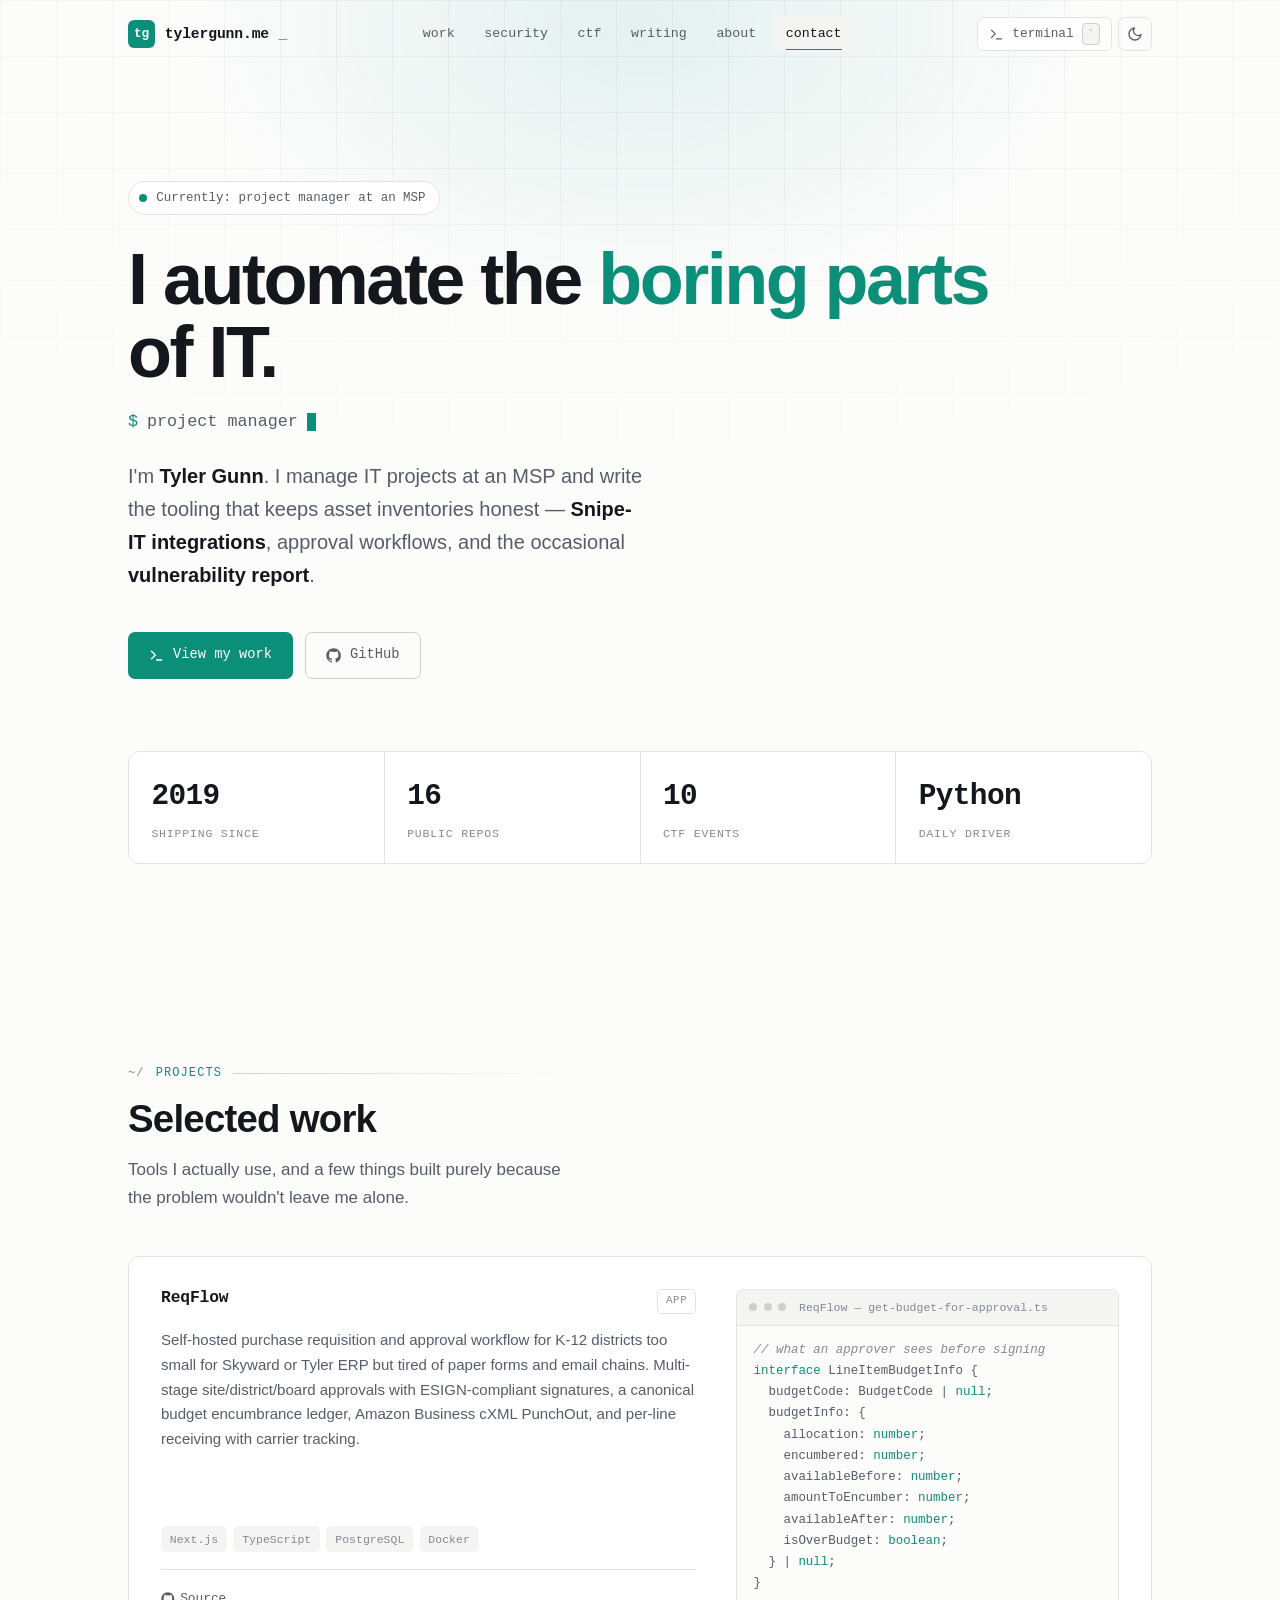
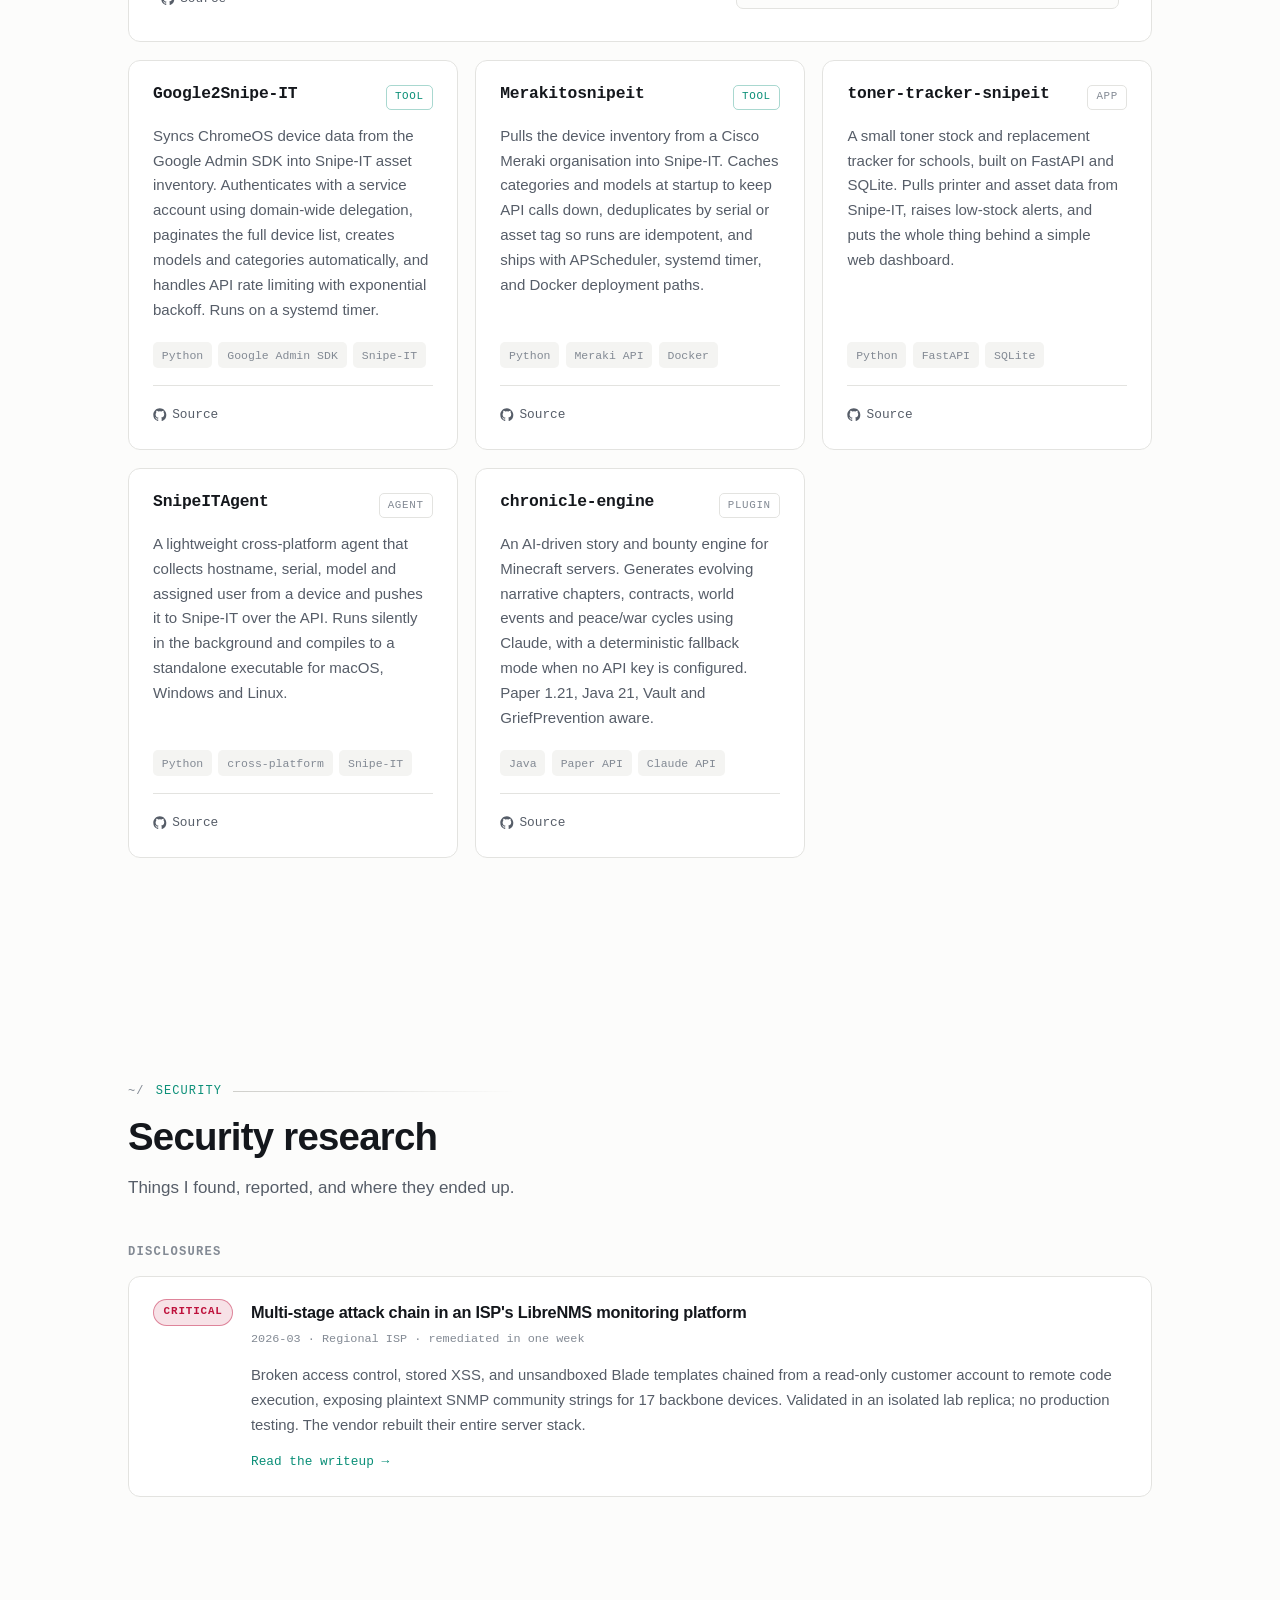
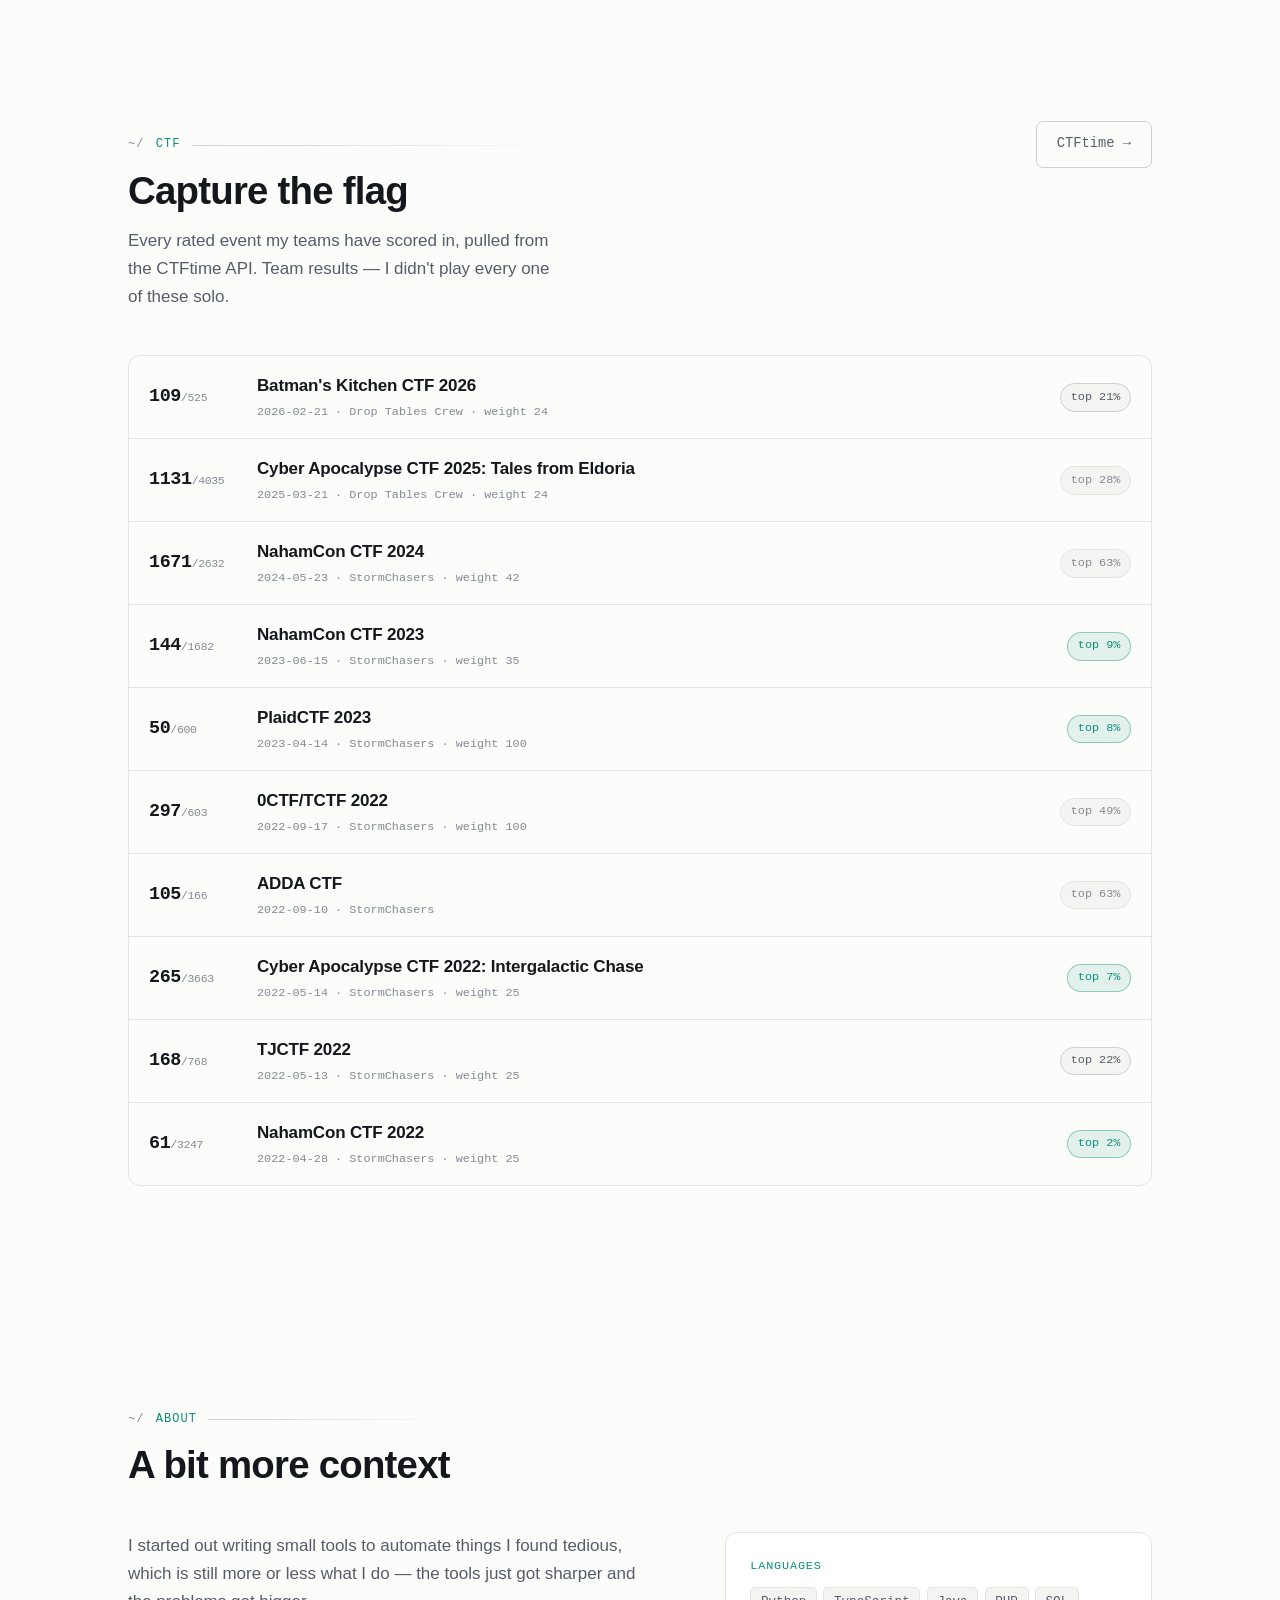
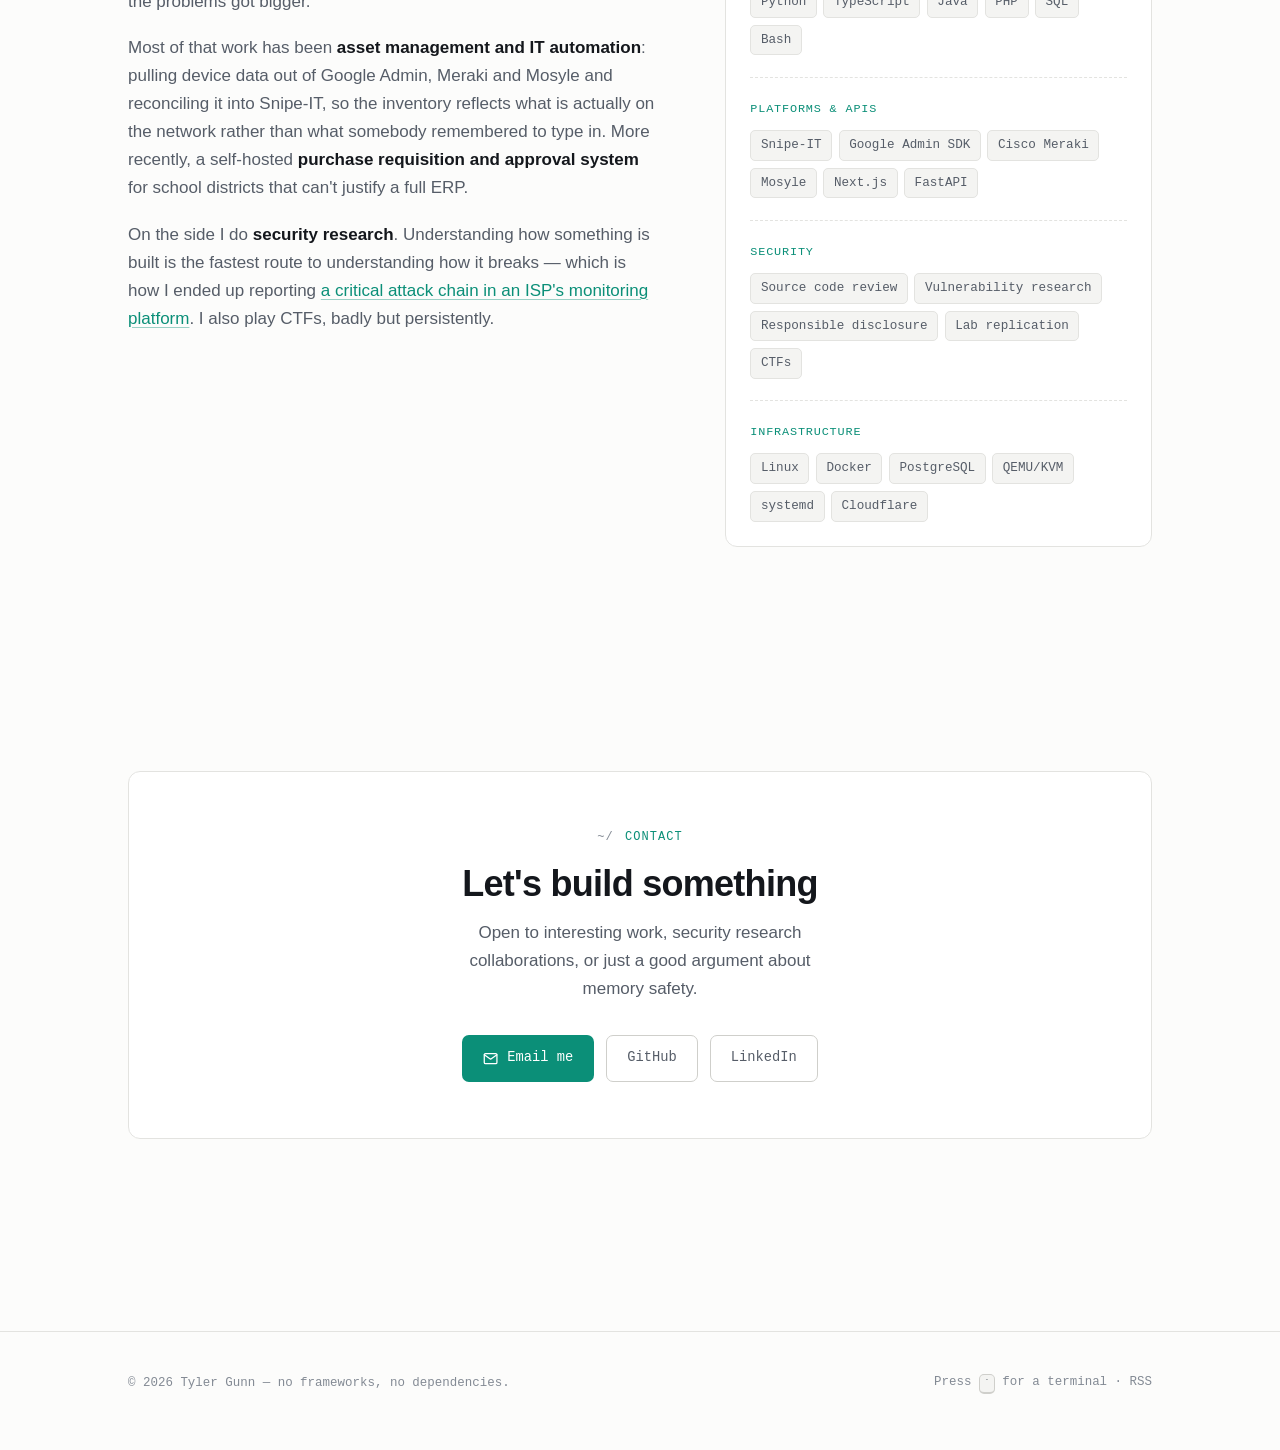
<file: index.html>
<!DOCTYPE html>
<html lang="en" data-theme="dark">
<head>
<meta charset="utf-8">
<meta name="viewport" content="width=device-width, initial-scale=1">
<title>Tyler Gunn — IT Automation &amp; Security Research</title>
<meta name="description" content="Tyler Gunn — IT project manager who builds asset-management automation and does security research. Snipe-IT integrations, approval workflows, and vulnerability disclosure.">
<meta name="author" content="Tyler Gunn">
<link rel="canonical" href="https://tylergunn.me/">

<meta property="og:type" content="website">
<meta property="og:url" content="https://tylergunn.me/">
<meta property="og:title" content="Tyler Gunn — IT Automation &amp; Security Research">
<meta property="og:description" content="IT automation, asset-management integrations, and security research.">
<meta property="og:image" content="https://tylergunn.me/assets/img/og.png">
<meta name="twitter:card" content="summary_large_image">

<link rel="icon" href="/assets/img/favicon.svg" type="image/svg+xml">
<link rel="apple-touch-icon" sizes="180x180" href="/assets/img/apple-touch-icon.png">
<link rel="alternate" type="application/atom+xml" title="Tyler Gunn — Writing" href="/feed.xml">
<meta name="theme-color" content="#08090b" media="(prefers-color-scheme: dark)">
<meta name="theme-color" content="#fcfcfb" media="(prefers-color-scheme: light)">

<link rel="stylesheet" href="/assets/css/style.css">
<link rel="stylesheet" href="/assets/css/terminal.css">

<!-- Set the theme before first paint so there is no flash of the wrong one. -->
<script src="/assets/js/theme-init.js"></script>

<script type="application/ld+json">
{
  "@context": "https://schema.org",
  "@type": "Person",
  "name": "Tyler Gunn",
  "url": "https://tylergunn.me",
  "jobTitle": "IT Project Manager",
  "sameAs": [
    "https://github.com/Gunn1",
    "https://www.linkedin.com/in/tyler-gunn-5ab508242/"
  ]
}
</script>
</head>

<body>
<a class="skip-link" href="#main">Skip to content</a>

<header class="site-header" id="site-header">
  <div class="wrap site-header__inner">
    <a class="brand" href="/">
      <span class="brand__mark" aria-hidden="true">tg</span>
      <span>tylergunn.me</span>
      <span class="brand__caret" aria-hidden="true">_</span>
    </a>

    <nav class="nav" aria-label="Primary">
      <!-- nav:start -->
      <a class="nav__link" href="#work">work</a>
      <a class="nav__link" href="#security">security</a>
      <a class="nav__link" href="#ctf">ctf</a>
      <a class="nav__link" href="/writing/">writing</a>
      <a class="nav__link" href="#about">about</a>
      <a class="nav__link" href="#contact">contact</a>
      <!-- nav:end -->
    </nav>

    <div class="header-actions">
      <button class="term-trigger" id="term-open" type="button" aria-haspopup="dialog">
        <svg viewBox="0 0 24 24" fill="none" stroke="currentColor" stroke-width="2"
             stroke-linecap="round" stroke-linejoin="round" width="15" height="15" aria-hidden="true">
          <polyline points="4 17 10 11 4 5"></polyline>
          <line x1="12" y1="19" x2="20" y2="19"></line>
        </svg>
        <span class="term-trigger__label">terminal</span>
        <span class="term-trigger__key" aria-hidden="true">`</span>
      </button>

      <button class="icon-btn theme-toggle" id="theme-toggle" type="button" aria-label="Toggle colour theme">
        <svg class="icon-sun" viewBox="0 0 24 24" fill="none" stroke="currentColor" stroke-width="2"
             stroke-linecap="round" aria-hidden="true">
          <circle cx="12" cy="12" r="4"></circle>
          <path d="M12 2v2M12 20v2M4.9 4.9l1.4 1.4M17.7 17.7l1.4 1.4M2 12h2M20 12h2M4.9 19.1l1.4-1.4M17.7 6.3l1.4-1.4"></path>
        </svg>
        <svg class="icon-moon" viewBox="0 0 24 24" fill="none" stroke="currentColor" stroke-width="2"
             stroke-linecap="round" stroke-linejoin="round" aria-hidden="true">
          <path d="M21 12.8A9 9 0 1 1 11.2 3a7 7 0 0 0 9.8 9.8z"></path>
        </svg>
      </button>
    </div>
  </div>
</header>

<main id="main">

  <!-- ================= HERO ================= -->
  <section class="hero wrap" data-dir="~">
    <p class="hero__status">
      <span class="status-dot" aria-hidden="true"></span>
      Currently: project manager at an MSP
    </p>

    <h1 class="hero__title">
      I automate the <span class="accent">boring parts</span><br>of IT.
    </h1>

    <p class="hero__role" aria-live="off">
      <span class="prompt" aria-hidden="true">$</span>
      <span id="role-text"></span><span class="cursor" aria-hidden="true"></span>
    </p>

    <p class="hero__lede">
      I'm <strong>Tyler Gunn</strong>. I manage IT projects at an MSP and write the
      tooling that keeps asset inventories honest — <strong>Snipe-IT integrations</strong>,
      approval workflows, and the occasional <strong>vulnerability report</strong>.
    </p>

    <div class="hero__actions">
      <a class="btn btn--primary" href="#work">
        <svg viewBox="0 0 24 24" fill="none" stroke="currentColor" stroke-width="2.2"
             stroke-linecap="round" stroke-linejoin="round" aria-hidden="true">
          <polyline points="4 17 10 11 4 5"></polyline>
          <line x1="12" y1="19" x2="20" y2="19"></line>
        </svg>
        View my work
      </a>
      <a class="btn btn--ghost" href="https://github.com/Gunn1" rel="me noopener">
        <svg viewBox="0 0 24 24" fill="currentColor" aria-hidden="true">
          <path d="M12 .5C5.7.5.5 5.7.5 12a11.5 11.5 0 0 0 7.9 10.9c.6.1.8-.2.8-.6v-2c-3.2.7-3.9-1.5-3.9-1.5-.5-1.4-1.3-1.7-1.3-1.7-1-.7.1-.7.1-.7 1.1.1 1.7 1.2 1.7 1.2 1 1.7 2.7 1.2 3.4.9.1-.7.4-1.2.7-1.5-2.6-.3-5.3-1.3-5.3-5.7 0-1.3.5-2.3 1.2-3.1-.1-.3-.5-1.5.1-3.1 0 0 1-.3 3.3 1.2a11.4 11.4 0 0 1 6 0C17.5 4.6 18.5 5 18.5 5c.6 1.6.2 2.8.1 3.1.8.8 1.2 1.8 1.2 3.1 0 4.4-2.7 5.4-5.3 5.7.4.4.8 1.1.8 2.2v3.3c0 .4.2.7.8.6A11.5 11.5 0 0 0 23.5 12C23.5 5.7 18.3.5 12 .5z"/>
        </svg>
        GitHub
      </a>
    </div>

    <dl class="stats" data-reveal>
      <div class="stat">
        <dt class="stat__label">Shipping since</dt>
        <dd class="stat__value">2019</dd>
      </div>
      <div class="stat">
        <dt class="stat__label">Public repos</dt>
        <dd class="stat__value" data-count="16">16</dd>
      </div>
      <div class="stat">
        <dt class="stat__label">CTF events</dt>
        <!-- ctf:stat:start -->
        <dd class="stat__value" data-count="10">10</dd>
        <!-- ctf:stat:end -->
      </div>
      <div class="stat">
        <dt class="stat__label">Daily driver</dt>
        <dd class="stat__value">Python</dd>
      </div>
    </dl>
  </section>

  <!-- ================= WORK ================= -->
  <section class="section wrap" id="work" data-dir="projects">
    <div class="section__head" data-reveal>
      <div>
        <p class="eyebrow"><span class="sigil">~/</span>projects</p>
        <h2 class="section__title">Selected work</h2>
        <p class="section__lede">
          Tools I actually use, and a few things built purely because the problem
          wouldn't leave me alone.
        </p>
      </div>
    </div>

    <div class="card-grid">
      <!-- projects:start -->
      <article class="card card--featured" data-reveal
               data-node="reqflow" data-node-href="https://github.com/tgunn-dev/ReqFlow">
        <div class="card__body">
          <div class="card__top">
            <h3 class="card__title"><a href="https://github.com/tgunn-dev/ReqFlow">ReqFlow</a></h3>
            <span class="card__kind" data-kind="app">app</span>
          </div>
          <p class="card__desc">Self-hosted purchase requisition and approval workflow for K-12 districts too small for Skyward or Tyler ERP but tired of paper forms and email chains. Multi-stage site/district/board approvals with ESIGN-compliant signatures, a canonical budget encumbrance ledger, Amazon Business cXML PunchOut, and per-line receiving with carrier tracking.</p>
          <div class="card__meta">
            <span class="tag">Next.js</span>
            <span class="tag">TypeScript</span>
            <span class="tag">PostgreSQL</span>
            <span class="tag">Docker</span>
          </div>
          <div class="card__links">
            <a href="https://github.com/tgunn-dev/ReqFlow" rel="noopener"><svg viewBox="0 0 24 24" fill="currentColor" aria-hidden="true"><path d="M12 .5C5.7.5.5 5.7.5 12a11.5 11.5 0 0 0 7.9 10.9c.6.1.8-.2.8-.6v-2c-3.2.7-3.9-1.5-3.9-1.5-.5-1.4-1.3-1.7-1.3-1.7-1-.7.1-.7.1-.7 1.1.1 1.7 1.2 1.7 1.2 1 1.7 2.7 1.2 3.4.9.1-.7.4-1.2.7-1.5-2.6-.3-5.3-1.3-5.3-5.7 0-1.3.5-2.3 1.2-3.1-.1-.3-.5-1.5.1-3.1 0 0 1-.3 3.3 1.2a11.4 11.4 0 0 1 6 0C17.5 4.6 18.5 5 18.5 5c.6 1.6.2 2.8.1 3.1.8.8 1.2 1.8 1.2 3.1 0 4.4-2.7 5.4-5.3 5.7.4.4.8 1.1.8 2.2v3.3c0 .4.2.7.8.6A11.5 11.5 0 0 0 23.5 12C23.5 5.7 18.3.5 12 .5z"/></svg>Source</a>
          </div>
        </div>
        <div class="card__aside">
          <div class="code-pane" aria-hidden="true">
            <div class="code-pane__bar">
              <span class="code-pane__dot"></span>
              <span class="code-pane__dot"></span>
              <span class="code-pane__dot"></span>
              <span style="margin-left:.4rem">ReqFlow — get-budget-for-approval.ts</span>
            </div>
            <div class="code-pane__body"><span class="c-com">// what an approver sees before signing</span>
<span class="c-key">interface</span> LineItemBudgetInfo {
  budgetCode: BudgetCode | <span class="c-key">null</span>;
  budgetInfo: {
    allocation: <span class="c-key">number</span>;
    encumbered: <span class="c-key">number</span>;
    availableBefore: <span class="c-key">number</span>;
    amountToEncumber: <span class="c-key">number</span>;
    availableAfter: <span class="c-key">number</span>;
    isOverBudget: <span class="c-key">boolean</span>;
  } | <span class="c-key">null</span>;
}</div>
          </div>
        </div>
      </article>

      <article class="card" data-reveal style="--reveal-delay:60ms"
               data-node="google2snipe-it" data-node-href="https://github.com/Gunn1/Google2Snipe-IT">
          <div class="card__top">
            <h3 class="card__title"><a href="https://github.com/Gunn1/Google2Snipe-IT">Google2Snipe-IT</a></h3>
            <span class="card__kind" data-kind="tool">tool</span>
          </div>
          <p class="card__desc">Syncs ChromeOS device data from the Google Admin SDK into Snipe-IT asset inventory. Authenticates with a service account using domain-wide delegation, paginates the full device list, creates models and categories automatically, and handles API rate limiting with exponential backoff. Runs on a systemd timer.</p>
          <div class="card__meta">
            <span class="tag">Python</span>
            <span class="tag">Google Admin SDK</span>
            <span class="tag">Snipe-IT</span>
          </div>
          <div class="card__links">
            <a href="https://github.com/Gunn1/Google2Snipe-IT" rel="noopener"><svg viewBox="0 0 24 24" fill="currentColor" aria-hidden="true"><path d="M12 .5C5.7.5.5 5.7.5 12a11.5 11.5 0 0 0 7.9 10.9c.6.1.8-.2.8-.6v-2c-3.2.7-3.9-1.5-3.9-1.5-.5-1.4-1.3-1.7-1.3-1.7-1-.7.1-.7.1-.7 1.1.1 1.7 1.2 1.7 1.2 1 1.7 2.7 1.2 3.4.9.1-.7.4-1.2.7-1.5-2.6-.3-5.3-1.3-5.3-5.7 0-1.3.5-2.3 1.2-3.1-.1-.3-.5-1.5.1-3.1 0 0 1-.3 3.3 1.2a11.4 11.4 0 0 1 6 0C17.5 4.6 18.5 5 18.5 5c.6 1.6.2 2.8.1 3.1.8.8 1.2 1.8 1.2 3.1 0 4.4-2.7 5.4-5.3 5.7.4.4.8 1.1.8 2.2v3.3c0 .4.2.7.8.6A11.5 11.5 0 0 0 23.5 12C23.5 5.7 18.3.5 12 .5z"/></svg>Source</a>
          </div>
      </article>

      <article class="card" data-reveal style="--reveal-delay:120ms"
               data-node="merakitosnipeit" data-node-href="https://github.com/Gunn1/Merakitosnipeit">
          <div class="card__top">
            <h3 class="card__title"><a href="https://github.com/Gunn1/Merakitosnipeit">Merakitosnipeit</a></h3>
            <span class="card__kind" data-kind="tool">tool</span>
          </div>
          <p class="card__desc">Pulls the device inventory from a Cisco Meraki organisation into Snipe-IT. Caches categories and models at startup to keep API calls down, deduplicates by serial or asset tag so runs are idempotent, and ships with APScheduler, systemd timer, and Docker deployment paths.</p>
          <div class="card__meta">
            <span class="tag">Python</span>
            <span class="tag">Meraki API</span>
            <span class="tag">Docker</span>
          </div>
          <div class="card__links">
            <a href="https://github.com/Gunn1/Merakitosnipeit" rel="noopener"><svg viewBox="0 0 24 24" fill="currentColor" aria-hidden="true"><path d="M12 .5C5.7.5.5 5.7.5 12a11.5 11.5 0 0 0 7.9 10.9c.6.1.8-.2.8-.6v-2c-3.2.7-3.9-1.5-3.9-1.5-.5-1.4-1.3-1.7-1.3-1.7-1-.7.1-.7.1-.7 1.1.1 1.7 1.2 1.7 1.2 1 1.7 2.7 1.2 3.4.9.1-.7.4-1.2.7-1.5-2.6-.3-5.3-1.3-5.3-5.7 0-1.3.5-2.3 1.2-3.1-.1-.3-.5-1.5.1-3.1 0 0 1-.3 3.3 1.2a11.4 11.4 0 0 1 6 0C17.5 4.6 18.5 5 18.5 5c.6 1.6.2 2.8.1 3.1.8.8 1.2 1.8 1.2 3.1 0 4.4-2.7 5.4-5.3 5.7.4.4.8 1.1.8 2.2v3.3c0 .4.2.7.8.6A11.5 11.5 0 0 0 23.5 12C23.5 5.7 18.3.5 12 .5z"/></svg>Source</a>
          </div>
      </article>

      <article class="card" data-reveal style="--reveal-delay:180ms"
               data-node="toner-tracker-snipeit" data-node-href="https://github.com/Gunn1/toner-tracker-snipeit">
          <div class="card__top">
            <h3 class="card__title"><a href="https://github.com/Gunn1/toner-tracker-snipeit">toner-tracker-snipeit</a></h3>
            <span class="card__kind" data-kind="app">app</span>
          </div>
          <p class="card__desc">A small toner stock and replacement tracker for schools, built on FastAPI and SQLite. Pulls printer and asset data from Snipe-IT, raises low-stock alerts, and puts the whole thing behind a simple web dashboard.</p>
          <div class="card__meta">
            <span class="tag">Python</span>
            <span class="tag">FastAPI</span>
            <span class="tag">SQLite</span>
          </div>
          <div class="card__links">
            <a href="https://github.com/Gunn1/toner-tracker-snipeit" rel="noopener"><svg viewBox="0 0 24 24" fill="currentColor" aria-hidden="true"><path d="M12 .5C5.7.5.5 5.7.5 12a11.5 11.5 0 0 0 7.9 10.9c.6.1.8-.2.8-.6v-2c-3.2.7-3.9-1.5-3.9-1.5-.5-1.4-1.3-1.7-1.3-1.7-1-.7.1-.7.1-.7 1.1.1 1.7 1.2 1.7 1.2 1 1.7 2.7 1.2 3.4.9.1-.7.4-1.2.7-1.5-2.6-.3-5.3-1.3-5.3-5.7 0-1.3.5-2.3 1.2-3.1-.1-.3-.5-1.5.1-3.1 0 0 1-.3 3.3 1.2a11.4 11.4 0 0 1 6 0C17.5 4.6 18.5 5 18.5 5c.6 1.6.2 2.8.1 3.1.8.8 1.2 1.8 1.2 3.1 0 4.4-2.7 5.4-5.3 5.7.4.4.8 1.1.8 2.2v3.3c0 .4.2.7.8.6A11.5 11.5 0 0 0 23.5 12C23.5 5.7 18.3.5 12 .5z"/></svg>Source</a>
          </div>
      </article>

      <article class="card" data-reveal style="--reveal-delay:240ms"
               data-node="snipeitagent" data-node-href="https://github.com/Gunn1/SnipeITAgent">
          <div class="card__top">
            <h3 class="card__title"><a href="https://github.com/Gunn1/SnipeITAgent">SnipeITAgent</a></h3>
            <span class="card__kind" data-kind="agent">agent</span>
          </div>
          <p class="card__desc">A lightweight cross-platform agent that collects hostname, serial, model and assigned user from a device and pushes it to Snipe-IT over the API. Runs silently in the background and compiles to a standalone executable for macOS, Windows and Linux.</p>
          <div class="card__meta">
            <span class="tag">Python</span>
            <span class="tag">cross-platform</span>
            <span class="tag">Snipe-IT</span>
          </div>
          <div class="card__links">
            <a href="https://github.com/Gunn1/SnipeITAgent" rel="noopener"><svg viewBox="0 0 24 24" fill="currentColor" aria-hidden="true"><path d="M12 .5C5.7.5.5 5.7.5 12a11.5 11.5 0 0 0 7.9 10.9c.6.1.8-.2.8-.6v-2c-3.2.7-3.9-1.5-3.9-1.5-.5-1.4-1.3-1.7-1.3-1.7-1-.7.1-.7.1-.7 1.1.1 1.7 1.2 1.7 1.2 1 1.7 2.7 1.2 3.4.9.1-.7.4-1.2.7-1.5-2.6-.3-5.3-1.3-5.3-5.7 0-1.3.5-2.3 1.2-3.1-.1-.3-.5-1.5.1-3.1 0 0 1-.3 3.3 1.2a11.4 11.4 0 0 1 6 0C17.5 4.6 18.5 5 18.5 5c.6 1.6.2 2.8.1 3.1.8.8 1.2 1.8 1.2 3.1 0 4.4-2.7 5.4-5.3 5.7.4.4.8 1.1.8 2.2v3.3c0 .4.2.7.8.6A11.5 11.5 0 0 0 23.5 12C23.5 5.7 18.3.5 12 .5z"/></svg>Source</a>
          </div>
      </article>

      <article class="card" data-reveal style="--reveal-delay:300ms"
               data-node="chronicle-engine" data-node-href="https://github.com/Gunn1/chronicle-engine">
          <div class="card__top">
            <h3 class="card__title"><a href="https://github.com/Gunn1/chronicle-engine">chronicle-engine</a></h3>
            <span class="card__kind" data-kind="plugin">plugin</span>
          </div>
          <p class="card__desc">An AI-driven story and bounty engine for Minecraft servers. Generates evolving narrative chapters, contracts, world events and peace/war cycles using Claude, with a deterministic fallback mode when no API key is configured. Paper 1.21, Java 21, Vault and GriefPrevention aware.</p>
          <div class="card__meta">
            <span class="tag">Java</span>
            <span class="tag">Paper API</span>
            <span class="tag">Claude API</span>
          </div>
          <div class="card__links">
            <a href="https://github.com/Gunn1/chronicle-engine" rel="noopener"><svg viewBox="0 0 24 24" fill="currentColor" aria-hidden="true"><path d="M12 .5C5.7.5.5 5.7.5 12a11.5 11.5 0 0 0 7.9 10.9c.6.1.8-.2.8-.6v-2c-3.2.7-3.9-1.5-3.9-1.5-.5-1.4-1.3-1.7-1.3-1.7-1-.7.1-.7.1-.7 1.1.1 1.7 1.2 1.7 1.2 1 1.7 2.7 1.2 3.4.9.1-.7.4-1.2.7-1.5-2.6-.3-5.3-1.3-5.3-5.7 0-1.3.5-2.3 1.2-3.1-.1-.3-.5-1.5.1-3.1 0 0 1-.3 3.3 1.2a11.4 11.4 0 0 1 6 0C17.5 4.6 18.5 5 18.5 5c.6 1.6.2 2.8.1 3.1.8.8 1.2 1.8 1.2 3.1 0 4.4-2.7 5.4-5.3 5.7.4.4.8 1.1.8 2.2v3.3c0 .4.2.7.8.6A11.5 11.5 0 0 0 23.5 12C23.5 5.7 18.3.5 12 .5z"/></svg>Source</a>
          </div>
      </article>
      <!-- projects:end -->

    </div>
  </section>

  <!-- security:start -->
  <!-- ================= SECURITY ================= -->
  <section class="section wrap" id="security" data-dir="security">
    <div class="section__head" data-reveal>
      <div>
        <p class="eyebrow"><span class="sigil">~/</span>security</p>
        <h2 class="section__title">Security research</h2>
        <p class="section__lede">
          Things I found, reported, and where they ended up.
        </p>
      </div>
    </div>
    <h3 class="subhead">Disclosures</h3>
    <ul class="disclosure-list" data-reveal>
        <li class="disclosure" data-node="multi-stage-attack-chain-in-an-isps-librenms-monitoring-platform" data-node-href="/writing/isp-monitoring-disclosure/">
          <a class="disclosure__row" href="/writing/isp-monitoring-disclosure/">
            <span class="disclosure__sev" data-sev="critical">critical</span>
            <span class="disclosure__body">
              <span class="disclosure__title">Multi-stage attack chain in an ISP&#x27;s LibreNMS monitoring platform</span>
              <span class="disclosure__meta">2026-03 &middot; Regional ISP &middot; remediated in one week</span>
          <p class="disclosure__summary">Broken access control, stored XSS, and unsandboxed Blade templates chained from a read-only customer account to remote code execution, exposing plaintext SNMP community strings for 17 backbone devices. Validated in an isolated lab replica; no production testing. The vendor rebuilt their entire server stack.</p>
          <span class="disclosure__link">Read the writeup &rarr;</span>
            </span>
          </a>
        </li>
    </ul>
  </section>
  <!-- security:end -->

  <!-- ================= CTF =================
       The rows below are generated by ctftime.py from the CTFtime API.
       Edit that script, not this list. -->
  <section class="section wrap" id="ctf" data-dir="ctf">
    <div class="section__head" data-reveal>
      <div>
        <p class="eyebrow"><span class="sigil">~/</span>ctf</p>
        <h2 class="section__title">Capture the flag</h2>
        <p class="section__lede">
          Every rated event my teams have scored in, pulled from the CTFtime API.
          Team results — I didn't play every one of these solo.
        </p>
      </div>
      <a class="btn btn--ghost" href="https://ctftime.org/team/183633" rel="noopener">
        CTFtime →
      </a>
    </div>

    <ul class="ctf-list" data-reveal>
      <!-- ctf:start -->
      <li class="ctf" data-node="batmans-kitchen-ctf-2026" data-node-href="https://ctftime.org/event/3098">
        <a class="ctf__row" href="https://ctftime.org/event/3098" rel="noopener">
          <span class="ctf__place">109<span class="ctf__of">/525</span></span>
          <span class="ctf__body">
            <span class="ctf__title">Batman&#x27;s Kitchen CTF 2026</span>
            <span class="ctf__meta">2026-02-21 · Drop Tables Crew · weight 24</span>
          </span>
          <span class="ctf__pct" data-tier="good">top 21%</span>
        </a>
      </li>
      <li class="ctf" data-node="cyber-apocalypse-ctf-2025-tales-from-eldoria" data-node-href="https://ctftime.org/event/2674">
        <a class="ctf__row" href="https://ctftime.org/event/2674" rel="noopener">
          <span class="ctf__place">1131<span class="ctf__of">/4035</span></span>
          <span class="ctf__body">
            <span class="ctf__title">Cyber Apocalypse CTF 2025: Tales from Eldoria</span>
            <span class="ctf__meta">2025-03-21 · Drop Tables Crew · weight 24</span>
          </span>
          <span class="ctf__pct" data-tier="none">top 28%</span>
        </a>
      </li>
      <li class="ctf" data-node="nahamcon-ctf-2024" data-node-href="https://ctftime.org/event/2364">
        <a class="ctf__row" href="https://ctftime.org/event/2364" rel="noopener">
          <span class="ctf__place">1671<span class="ctf__of">/2632</span></span>
          <span class="ctf__body">
            <span class="ctf__title">NahamCon CTF 2024</span>
            <span class="ctf__meta">2024-05-23 · StormChasers · weight 42</span>
          </span>
          <span class="ctf__pct" data-tier="none">top 63%</span>
        </a>
      </li>
      <li class="ctf" data-node="nahamcon-ctf-2023" data-node-href="https://ctftime.org/event/2023">
        <a class="ctf__row" href="https://ctftime.org/event/2023" rel="noopener">
          <span class="ctf__place">144<span class="ctf__of">/1682</span></span>
          <span class="ctf__body">
            <span class="ctf__title">NahamCon CTF 2023</span>
            <span class="ctf__meta">2023-06-15 · StormChasers · weight 35</span>
          </span>
          <span class="ctf__pct" data-tier="top">top 9%</span>
        </a>
      </li>
      <li class="ctf" data-node="plaidctf-2023" data-node-href="https://ctftime.org/event/1770">
        <a class="ctf__row" href="https://ctftime.org/event/1770" rel="noopener">
          <span class="ctf__place">50<span class="ctf__of">/600</span></span>
          <span class="ctf__body">
            <span class="ctf__title">PlaidCTF 2023</span>
            <span class="ctf__meta">2023-04-14 · StormChasers · weight 100</span>
          </span>
          <span class="ctf__pct" data-tier="top">top 8%</span>
        </a>
      </li>
      <li class="ctf" data-node="0ctftctf-2022" data-node-href="https://ctftime.org/event/1717">
        <a class="ctf__row" href="https://ctftime.org/event/1717" rel="noopener">
          <span class="ctf__place">297<span class="ctf__of">/603</span></span>
          <span class="ctf__body">
            <span class="ctf__title">0CTF/TCTF 2022</span>
            <span class="ctf__meta">2022-09-17 · StormChasers · weight 100</span>
          </span>
          <span class="ctf__pct" data-tier="none">top 49%</span>
        </a>
      </li>
      <li class="ctf" data-node="adda-ctf" data-node-href="https://ctftime.org/event/1736">
        <a class="ctf__row" href="https://ctftime.org/event/1736" rel="noopener">
          <span class="ctf__place">105<span class="ctf__of">/166</span></span>
          <span class="ctf__body">
            <span class="ctf__title">ADDA CTF</span>
            <span class="ctf__meta">2022-09-10 · StormChasers</span>
          </span>
          <span class="ctf__pct" data-tier="none">top 63%</span>
        </a>
      </li>
      <li class="ctf" data-node="cyber-apocalypse-ctf-2022-intergalactic-chase" data-node-href="https://ctftime.org/event/1639">
        <a class="ctf__row" href="https://ctftime.org/event/1639" rel="noopener">
          <span class="ctf__place">265<span class="ctf__of">/3663</span></span>
          <span class="ctf__body">
            <span class="ctf__title">Cyber Apocalypse CTF 2022: Intergalactic Chase</span>
            <span class="ctf__meta">2022-05-14 · StormChasers · weight 25</span>
          </span>
          <span class="ctf__pct" data-tier="top">top 7%</span>
        </a>
      </li>
      <li class="ctf" data-node="tjctf-2022" data-node-href="https://ctftime.org/event/1599">
        <a class="ctf__row" href="https://ctftime.org/event/1599" rel="noopener">
          <span class="ctf__place">168<span class="ctf__of">/768</span></span>
          <span class="ctf__body">
            <span class="ctf__title">TJCTF 2022</span>
            <span class="ctf__meta">2022-05-13 · StormChasers · weight 25</span>
          </span>
          <span class="ctf__pct" data-tier="good">top 22%</span>
        </a>
      </li>
      <li class="ctf" data-node="nahamcon-ctf-2022" data-node-href="https://ctftime.org/event/1630">
        <a class="ctf__row" href="https://ctftime.org/event/1630" rel="noopener">
          <span class="ctf__place">61<span class="ctf__of">/3247</span></span>
          <span class="ctf__body">
            <span class="ctf__title">NahamCon CTF 2022</span>
            <span class="ctf__meta">2022-04-28 · StormChasers · weight 25</span>
          </span>
          <span class="ctf__pct" data-tier="top">top 2%</span>
        </a>
      </li>
      <!-- ctf:end -->
    </ul>
  </section>

  <!-- writing:start --><!-- writing:end -->

  <!-- ================= ABOUT ================= -->
  <section class="section wrap" id="about" data-dir="about">
    <div class="section__head" data-reveal>
      <div>
        <p class="eyebrow"><span class="sigil">~/</span>about</p>
        <h2 class="section__title">A bit more context</h2>
      </div>
    </div>

    <div class="about">
      <div class="prose" data-reveal id="bio" data-node="bio.txt">
        <p>
          I started out writing small tools to automate things I found tedious, which is
          still more or less what I do — the tools just got sharper and the problems got
          bigger.
        </p>
        <p>
          Most of that work has been <strong>asset management and IT automation</strong>:
          pulling device data out of Google Admin, Meraki and Mosyle and reconciling it into
          Snipe-IT, so the inventory reflects what is actually on the network rather than what
          somebody remembered to type in. More recently, a self-hosted
          <strong>purchase requisition and approval system</strong> for school districts that
          can't justify a full ERP.
        </p>
        <p>
          On the side I do <strong>security research</strong>. Understanding how something is
          built is the fastest route to understanding how it breaks — which is how I ended up
          reporting <a href="/writing/isp-monitoring-disclosure/">a critical attack chain in an
          ISP's monitoring platform</a>. I also play CTFs, badly but persistently.
        </p>
      </div>

      <div class="skills" data-reveal style="--reveal-delay:100ms" aria-label="Skills" data-node="skills.txt">
        <div class="skills__group">
          <p class="skills__label">languages</p>
          <ul class="skills__items">
            <li>Python</li><li>TypeScript</li><li>Java</li><li>PHP</li><li>SQL</li><li>Bash</li>
          </ul>
        </div>
        <div class="skills__group">
          <p class="skills__label">platforms &amp; apis</p>
          <ul class="skills__items">
            <li>Snipe-IT</li><li>Google Admin SDK</li><li>Cisco Meraki</li>
            <li>Mosyle</li><li>Next.js</li><li>FastAPI</li>
          </ul>
        </div>
        <div class="skills__group">
          <p class="skills__label">security</p>
          <ul class="skills__items">
            <li>Source code review</li><li>Vulnerability research</li>
            <li>Responsible disclosure</li><li>Lab replication</li><li>CTFs</li>
          </ul>
        </div>
        <div class="skills__group">
          <p class="skills__label">infrastructure</p>
          <ul class="skills__items">
            <li>Linux</li><li>Docker</li><li>PostgreSQL</li><li>QEMU/KVM</li>
            <li>systemd</li><li>Cloudflare</li>
          </ul>
        </div>
      </div>
    </div>
  </section>

  <!-- ================= CONTACT ================= -->
  <section class="section wrap" id="contact" data-dir="contact">
    <div class="contact" data-reveal>
      <p class="eyebrow eyebrow--center">
        <span class="sigil">~/</span>contact
      </p>
      <h2 class="contact__title" style="margin-top:1rem">Let's build something</h2>
      <p class="contact__lede">
        Open to interesting work, security research collaborations, or just a good
        argument about memory safety.
      </p>
      <div class="contact__links">
        <a class="btn btn--primary" href="mailto:tylerjgunn@gmail.com"
           data-node="email" data-node-href="mailto:tylerjgunn@gmail.com">
          <svg viewBox="0 0 24 24" fill="none" stroke="currentColor" stroke-width="2"
               stroke-linecap="round" stroke-linejoin="round" aria-hidden="true">
            <rect x="2" y="4" width="20" height="16" rx="2"></rect>
            <polyline points="2 6 12 13 22 6"></polyline>
          </svg>
          Email me
        </a>
        <a class="btn btn--ghost" href="https://github.com/Gunn1" rel="me noopener"
           data-node="github" data-node-href="https://github.com/Gunn1">GitHub</a>
        <a class="btn btn--ghost" href="https://www.linkedin.com/in/tyler-gunn-5ab508242/" rel="me noopener"
           data-node="linkedin" data-node-href="https://www.linkedin.com/in/tyler-gunn-5ab508242/">LinkedIn</a>
      </div>
    </div>
  </section>

</main>

<footer class="site-footer">
  <div class="wrap site-footer__inner">
    <p>© <span id="year">2026</span> Tyler Gunn — no frameworks, no dependencies.</p>
    <p>
      Press <kbd>`</kbd> for a terminal ·
      <a href="/feed.xml">RSS</a>
    </p>
  </div>
</footer>

<!-- ================= TERMINAL ================= -->
<div class="term" id="term" data-open="false" role="dialog" aria-modal="true"
     aria-label="Site terminal" aria-hidden="true">
  <div class="term__window">
    <div class="term__bar">
      <div class="term__dots" aria-hidden="true">
        <span class="term__dot term__dot--close"></span>
        <span class="term__dot term__dot--min"></span>
        <span class="term__dot term__dot--max"></span>
      </div>
      <span class="term__title">tyler@gunn — bash — 80×24</span>
      <button class="term__close" id="term-close" type="button" aria-label="Close terminal">
        <svg viewBox="0 0 24 24" fill="none" stroke="currentColor" stroke-width="2.5"
             stroke-linecap="round" aria-hidden="true">
          <line x1="18" y1="6" x2="6" y2="18"></line>
          <line x1="6" y1="6" x2="18" y2="18"></line>
        </svg>
      </button>
    </div>

    <div class="term__body" id="term-body" tabindex="0" role="log" aria-live="polite"></div>

    <form class="term__prompt-row" id="term-form" autocomplete="off">
      <label class="term__ps1" for="term-input">
        tyler@gunn<span class="d">:</span><span class="path" id="term-path">~</span><span class="d">$</span>
      </label>
      <input class="term__input" id="term-input" name="cmd" type="text"
             placeholder="type 'help' to get started"
             autocomplete="off" autocorrect="off" autocapitalize="off" spellcheck="false"
             aria-label="Terminal input">
    </form>

    <div class="term__hint">
      <span><kbd>Tab</kbd> complete</span>
      <span><kbd>↑</kbd><kbd>↓</kbd> history</span>
      <span><kbd>Ctrl</kbd>+<kbd>L</kbd> clear</span>
      <span><kbd>Esc</kbd> close</span>
    </div>
  </div>
</div>

<script src="/assets/js/site.js" defer></script>
<script src="/assets/js/terminal.js" defer></script>
</body>
</html>
</file>
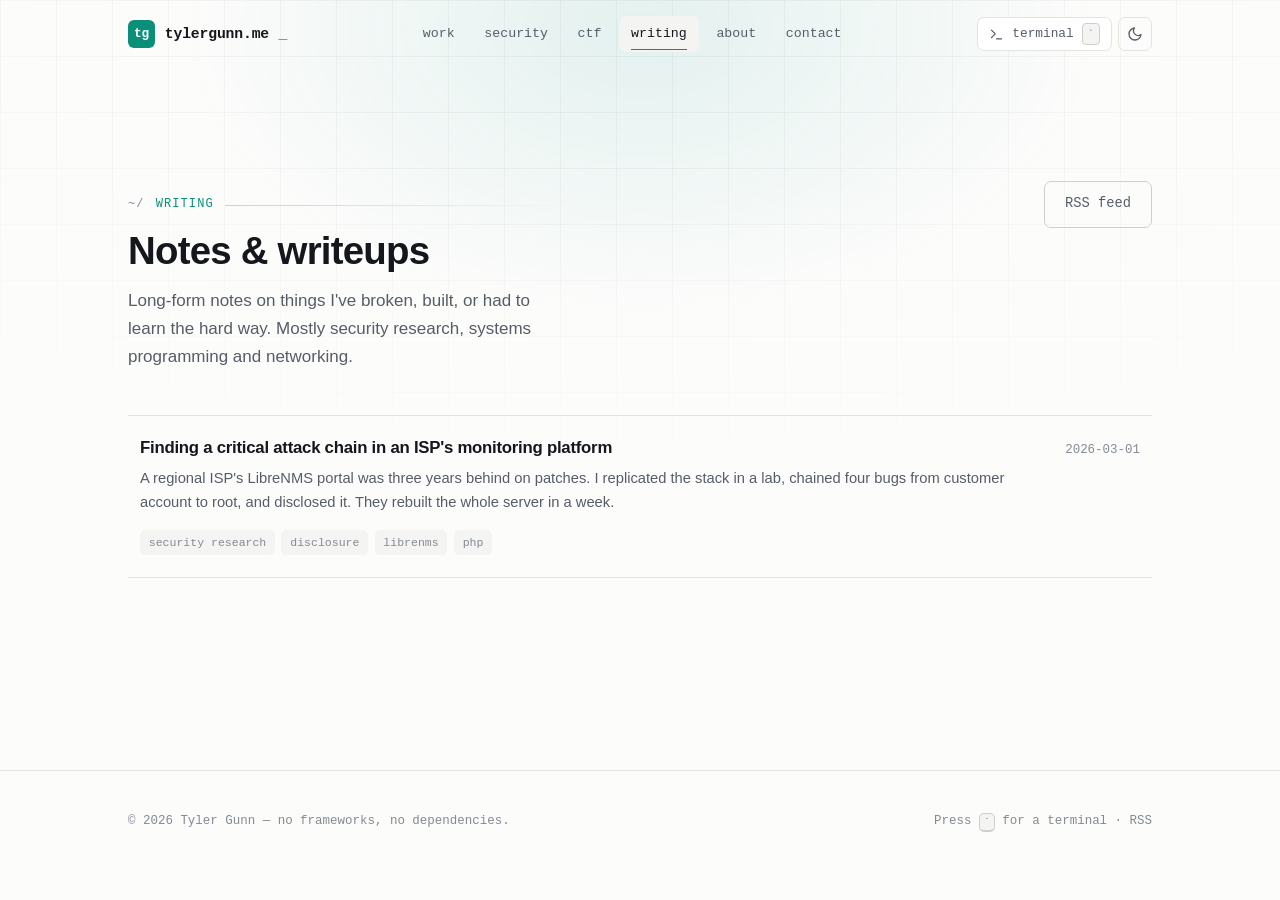
<file: writing/index.html>
<!DOCTYPE html>
<html lang="en" data-theme="dark">
<head>
<meta charset="utf-8">
<meta name="viewport" content="width=device-width, initial-scale=1">
<title>Writing — Tyler Gunn</title>
<meta name="description" content="Writeups and notes on security research, systems programming and networking by Tyler Gunn.">
<link rel="canonical" href="https://tylergunn.me/writing/">

<meta property="og:type" content="website">
<meta property="og:url" content="https://tylergunn.me/writing/">
<meta property="og:title" content="Writing — Tyler Gunn">
<meta property="og:description" content="Writeups and notes on security research, systems programming and networking.">

<link rel="icon" href="/assets/img/favicon.svg" type="image/svg+xml">
<link rel="apple-touch-icon" sizes="180x180" href="/assets/img/apple-touch-icon.png">
<link rel="alternate" type="application/atom+xml" title="Tyler Gunn — Writing" href="/feed.xml">
<meta name="theme-color" content="#08090b" media="(prefers-color-scheme: dark)">
<meta name="theme-color" content="#fcfcfb" media="(prefers-color-scheme: light)">

<link rel="stylesheet" href="/assets/css/style.css">
<link rel="stylesheet" href="/assets/css/terminal.css">

<script src="/assets/js/theme-init.js"></script>
</head>

<body>
<a class="skip-link" href="#main">Skip to content</a>

<header class="site-header" id="site-header">
  <div class="wrap site-header__inner">
    <a class="brand" href="/">
      <span class="brand__mark" aria-hidden="true">tg</span>
      <span>tylergunn.me</span>
      <span class="brand__caret" aria-hidden="true">_</span>
    </a>

    <nav class="nav" aria-label="Primary">
      <!-- nav:start -->
      <a class="nav__link" href="/#work">work</a>
      <a class="nav__link" href="/#security">security</a>
      <a class="nav__link" href="/#ctf">ctf</a>
      <a class="nav__link" href="/writing/" aria-current="true">writing</a>
      <a class="nav__link" href="/#about">about</a>
      <a class="nav__link" href="/#contact">contact</a>
      <!-- nav:end -->
    </nav>

    <div class="header-actions">
      <button class="term-trigger" id="term-open" type="button" aria-haspopup="dialog">
        <svg viewBox="0 0 24 24" fill="none" stroke="currentColor" stroke-width="2"
             stroke-linecap="round" stroke-linejoin="round" width="15" height="15" aria-hidden="true">
          <polyline points="4 17 10 11 4 5"></polyline>
          <line x1="12" y1="19" x2="20" y2="19"></line>
        </svg>
        <span class="term-trigger__label">terminal</span>
        <span class="term-trigger__key" aria-hidden="true">`</span>
      </button>

      <button class="icon-btn theme-toggle" id="theme-toggle" type="button" aria-label="Toggle colour theme">
        <svg class="icon-sun" viewBox="0 0 24 24" fill="none" stroke="currentColor" stroke-width="2"
             stroke-linecap="round" aria-hidden="true">
          <circle cx="12" cy="12" r="4"></circle>
          <path d="M12 2v2M12 20v2M4.9 4.9l1.4 1.4M17.7 17.7l1.4 1.4M2 12h2M20 12h2M4.9 19.1l1.4-1.4M17.7 6.3l1.4-1.4"></path>
        </svg>
        <svg class="icon-moon" viewBox="0 0 24 24" fill="none" stroke="currentColor" stroke-width="2"
             stroke-linecap="round" stroke-linejoin="round" aria-hidden="true">
          <path d="M21 12.8A9 9 0 1 1 11.2 3a7 7 0 0 0 9.8 9.8z"></path>
        </svg>
      </button>
    </div>
  </div>
</header>

<main id="main">
  <section class="section wrap" id="writing" data-dir="writing">
    <div class="section__head">
      <div>
        <p class="eyebrow"><span class="sigil">~/</span>writing</p>
        <h2 class="section__title">Notes &amp; writeups</h2>
        <p class="section__lede">
          Long-form notes on things I've broken, built, or had to learn the hard way.
          Mostly security research, systems programming and networking.
        </p>
      </div>
      <a class="btn btn--ghost" href="/feed.xml">RSS feed</a>
    </div>

    <ul class="post-list">
      <!-- posts:start -->
      <li class="post" data-node="isp-monitoring-disclosure" data-node-href="/writing/isp-monitoring-disclosure/">
        <a class="post__link" href="/writing/isp-monitoring-disclosure/">
          <h3 class="post__title">Finding a critical attack chain in an ISP&#x27;s monitoring platform</h3>
          <span class="post__date">2026-03-01</span>
          <p class="post__desc">A regional ISP&#x27;s LibreNMS portal was three years behind on patches. I replicated the stack in a lab, chained four bugs from customer account to root, and disclosed it. They rebuilt the whole server in a week.</p>
          <span class="post__tags"><span class="tag">security research</span><span class="tag">disclosure</span><span class="tag">librenms</span><span class="tag">php</span></span>
        </a>
      </li>
      <!-- posts:end -->
    </ul>
  </section>
</main>

<footer class="site-footer">
  <div class="wrap site-footer__inner">
    <p>© <span id="year">2026</span> Tyler Gunn — no frameworks, no dependencies.</p>
    <p>
      Press <kbd>`</kbd> for a terminal ·
      <a href="/feed.xml">RSS</a>
    </p>
  </div>
</footer>

<div class="term" id="term" data-open="false" role="dialog" aria-modal="true"
     aria-label="Site terminal" aria-hidden="true">
  <div class="term__window">
    <div class="term__bar">
      <div class="term__dots" aria-hidden="true">
        <span class="term__dot term__dot--close"></span>
        <span class="term__dot term__dot--min"></span>
        <span class="term__dot term__dot--max"></span>
      </div>
      <span class="term__title">tyler@gunn — bash — 80×24</span>
      <button class="term__close" id="term-close" type="button" aria-label="Close terminal">
        <svg viewBox="0 0 24 24" fill="none" stroke="currentColor" stroke-width="2.5"
             stroke-linecap="round" aria-hidden="true">
          <line x1="18" y1="6" x2="6" y2="18"></line>
          <line x1="6" y1="6" x2="18" y2="18"></line>
        </svg>
      </button>
    </div>

    <div class="term__body" id="term-body" tabindex="0" role="log" aria-live="polite"></div>

    <form class="term__prompt-row" id="term-form" autocomplete="off">
      <label class="term__ps1" for="term-input">
        tyler@gunn<span class="d">:</span><span class="path" id="term-path">~</span><span class="d">$</span>
      </label>
      <input class="term__input" id="term-input" name="cmd" type="text"
             placeholder="type 'help' to get started"
             autocomplete="off" autocorrect="off" autocapitalize="off" spellcheck="false"
             aria-label="Terminal input">
    </form>

    <div class="term__hint">
      <span><kbd>Tab</kbd> complete</span>
      <span><kbd>↑</kbd><kbd>↓</kbd> history</span>
      <span><kbd>Ctrl</kbd>+<kbd>L</kbd> clear</span>
      <span><kbd>Esc</kbd> close</span>
    </div>
  </div>
</div>

<script src="/assets/js/site.js" defer></script>
<script src="/assets/js/terminal.js" defer></script>
</body>
</html>
</file>
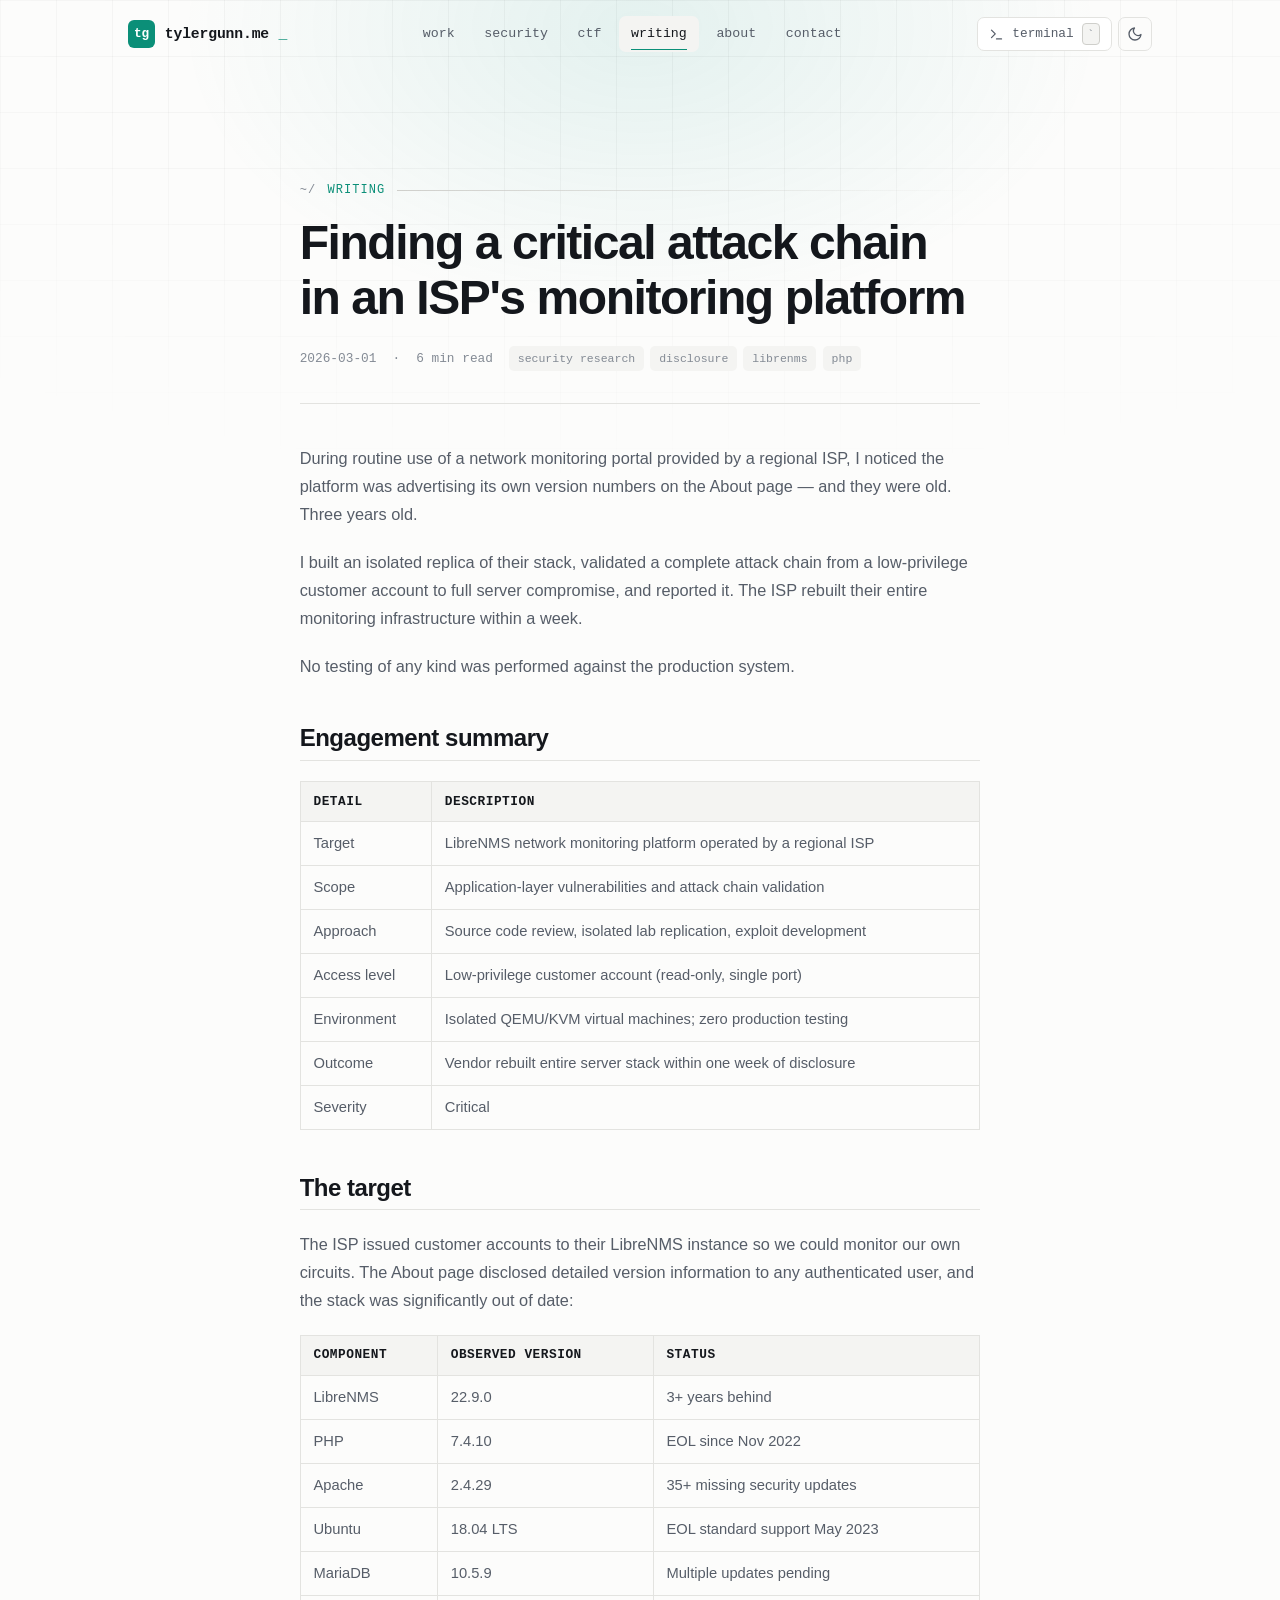
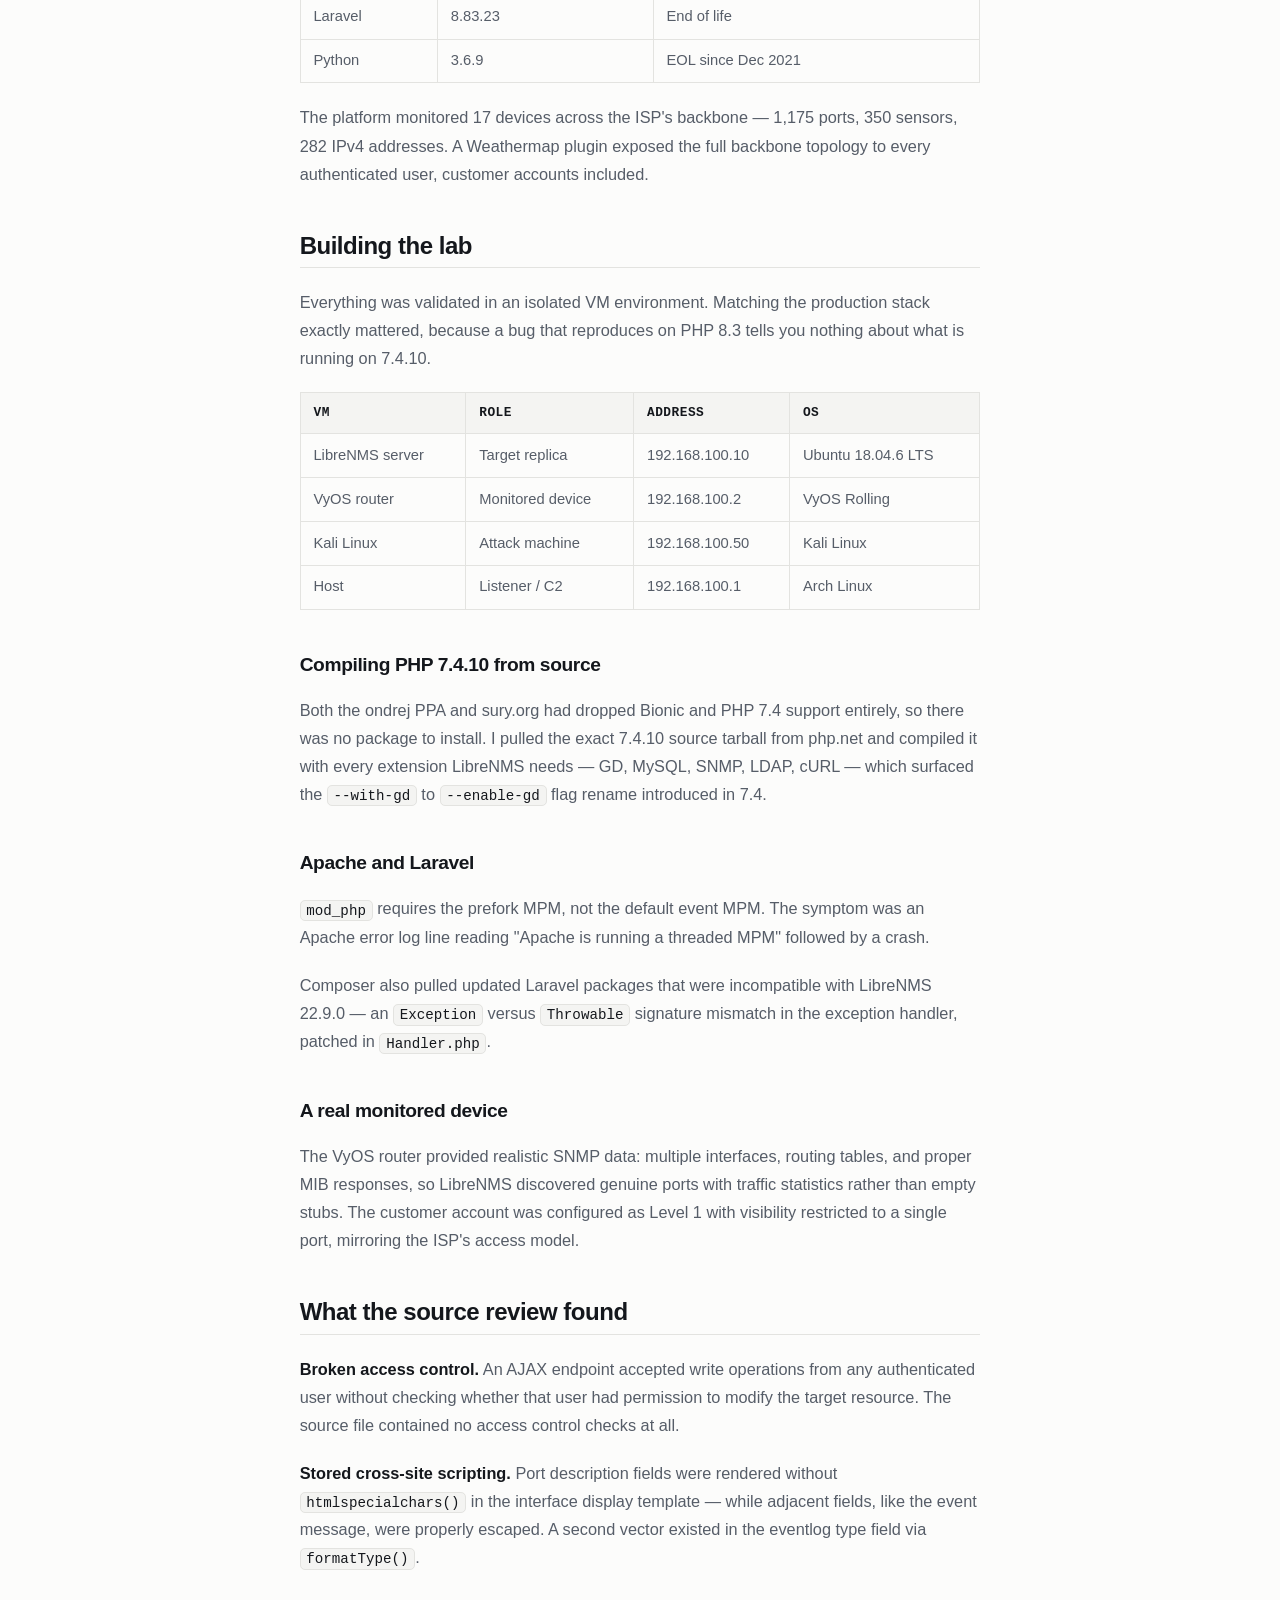
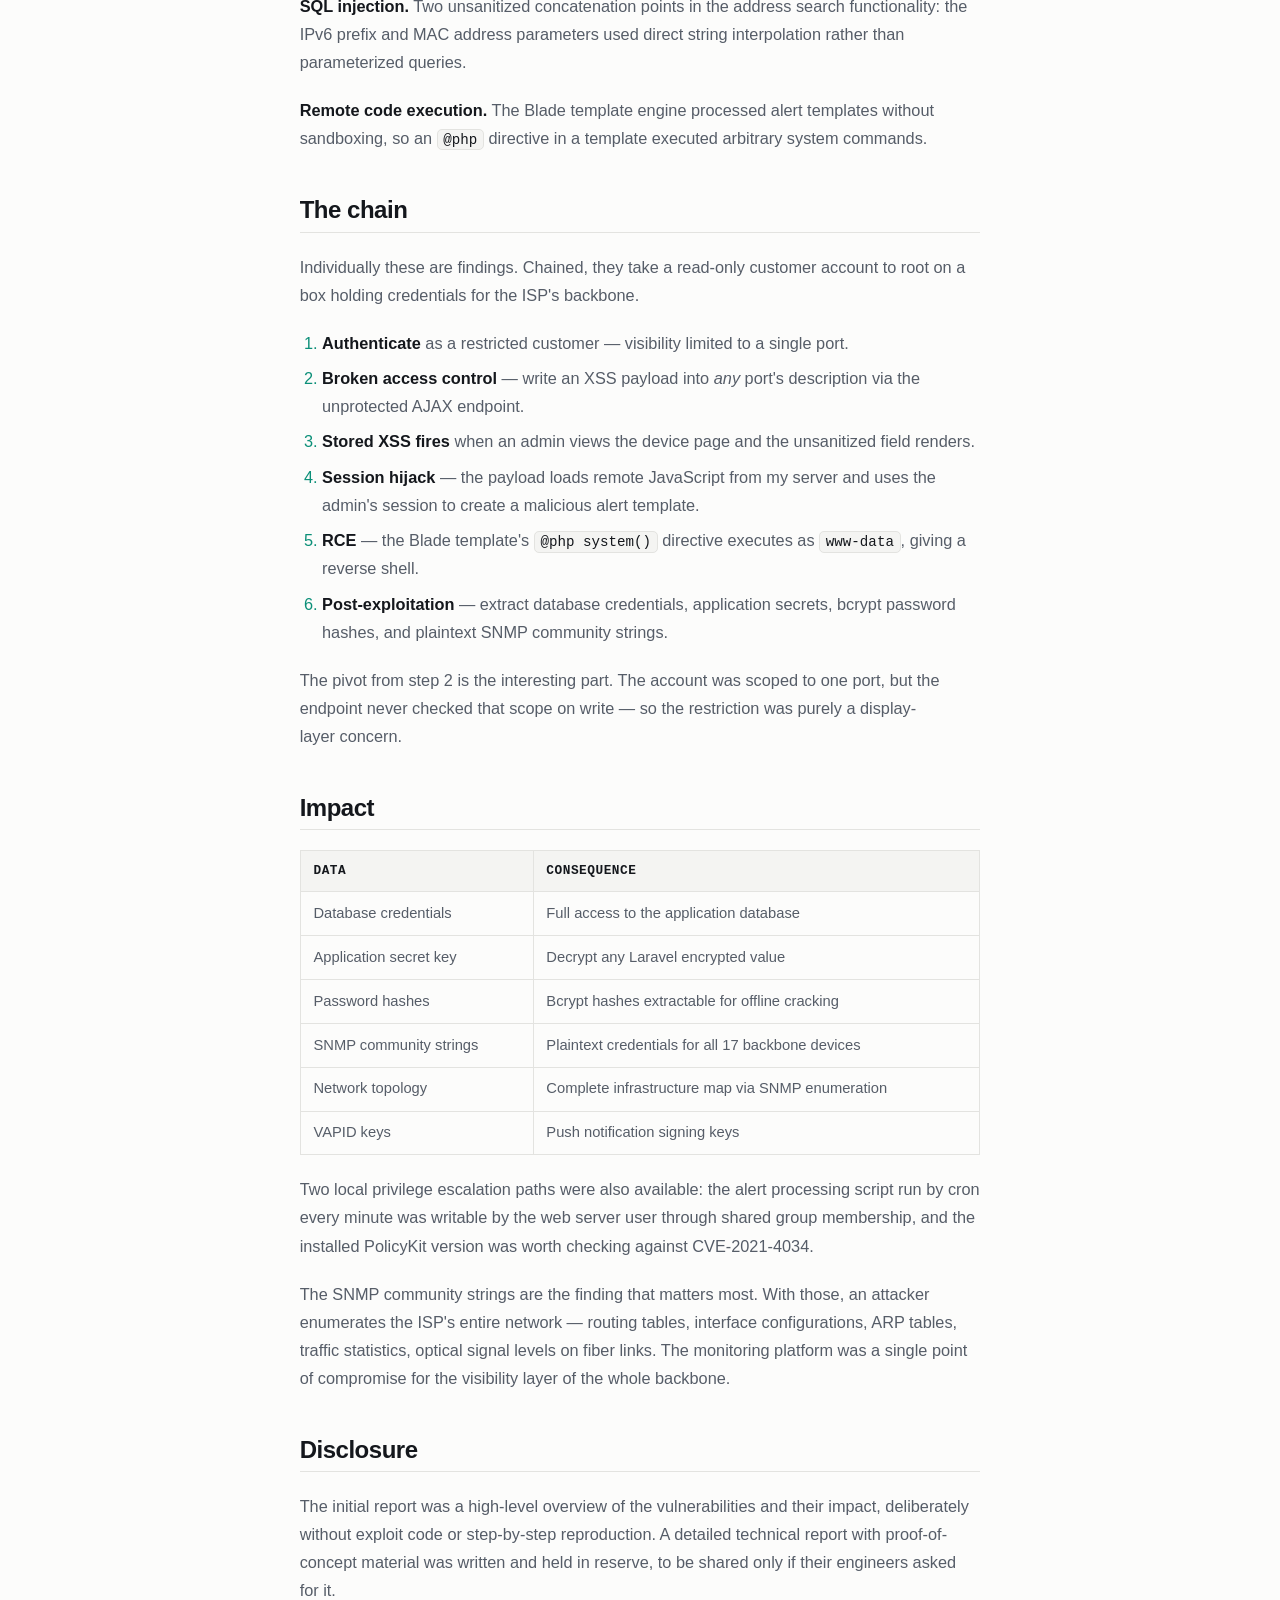
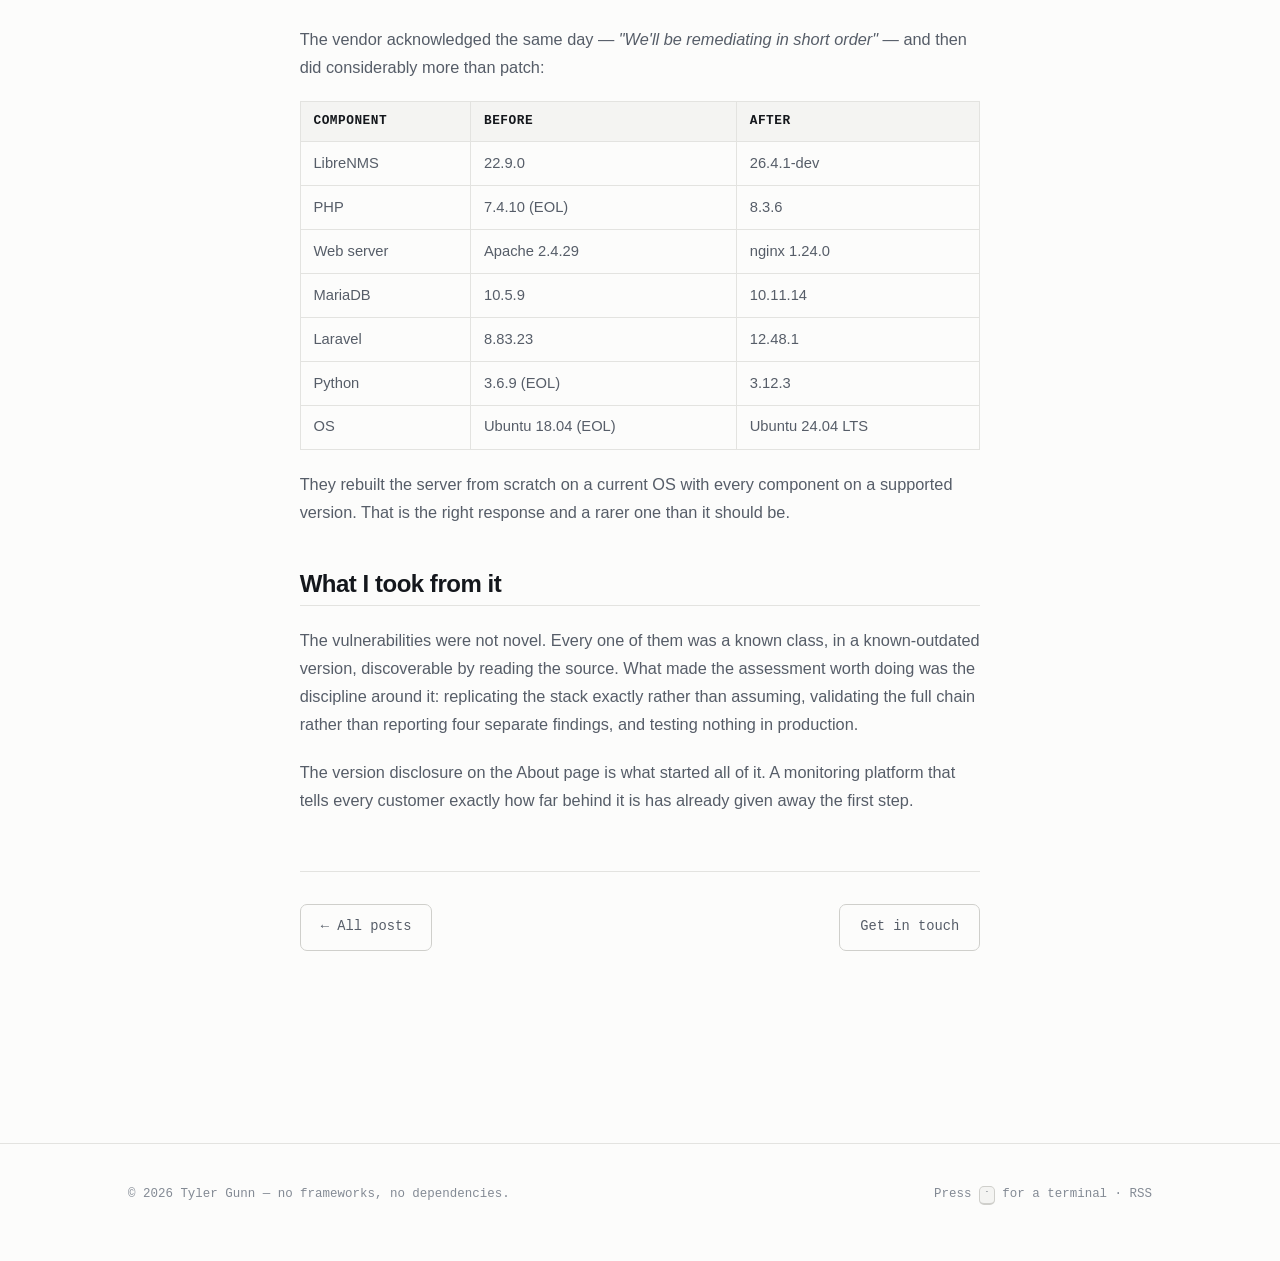
<file: writing/isp-monitoring-disclosure/index.html>
<!DOCTYPE html>
<html lang="en" data-theme="dark">
<head>
<meta charset="utf-8">
<meta name="viewport" content="width=device-width, initial-scale=1">
<title>Finding a critical attack chain in an ISP&#x27;s monitoring platform &mdash; Tyler Gunn</title>
<meta name="description" content="A regional ISP&#x27;s LibreNMS portal was three years behind on patches. I replicated the stack in a lab, chained four bugs from customer account to root, and disclosed it. They rebuilt the whole server in a week.">
<link rel="canonical" href="https://tylergunn.me/writing/isp-monitoring-disclosure/">

<meta property="og:type" content="article">
<meta property="og:url" content="https://tylergunn.me/writing/isp-monitoring-disclosure/">
<meta property="og:title" content="Finding a critical attack chain in an ISP&#x27;s monitoring platform">
<meta property="og:description" content="A regional ISP&#x27;s LibreNMS portal was three years behind on patches. I replicated the stack in a lab, chained four bugs from customer account to root, and disclosed it. They rebuilt the whole server in a week.">
<meta property="article:published_time" content="2026-03-01">
<meta name="twitter:card" content="summary_large_image">

<link rel="icon" href="/assets/img/favicon.svg" type="image/svg+xml">
<link rel="apple-touch-icon" sizes="180x180" href="/assets/img/apple-touch-icon.png">
<link rel="alternate" type="application/atom+xml" title="Tyler Gunn &mdash; Writing" href="/feed.xml">
<meta name="theme-color" content="#08090b" media="(prefers-color-scheme: dark)">
<meta name="theme-color" content="#fcfcfb" media="(prefers-color-scheme: light)">

<link rel="stylesheet" href="/assets/css/style.css">
<link rel="stylesheet" href="/assets/css/terminal.css">
<script src="/assets/js/theme-init.js"></script>

<script type="application/ld+json">
{"@context":"https://schema.org","@type":"BlogPosting","headline":"Finding a critical attack chain in an ISP&#x27;s monitoring platform",
"datePublished":"2026-03-01","author":{"@type":"Person","name":"Tyler Gunn",
"url":"https://tylergunn.me"},"mainEntityOfPage":"https://tylergunn.me/writing/isp-monitoring-disclosure/"}
</script>
</head>

<body>
<a class="skip-link" href="#main">Skip to content</a>

<header class="site-header" id="site-header">
  <div class="wrap site-header__inner">
    <a class="brand" href="/">
      <span class="brand__mark" aria-hidden="true">tg</span>
      <span>tylergunn.me</span>
      <span class="brand__caret" aria-hidden="true">_</span>
    </a>
    <nav class="nav" aria-label="Primary">
      <a class="nav__link" href="/#work">work</a>
      <a class="nav__link" href="/#security">security</a>
      <a class="nav__link" href="/#ctf">ctf</a>
      <a class="nav__link" href="/writing/" aria-current="true">writing</a>
      <a class="nav__link" href="/#about">about</a>
      <a class="nav__link" href="/#contact">contact</a>
    </nav>
    <div class="header-actions">
      <button class="term-trigger" id="term-open" type="button" aria-haspopup="dialog">
        <svg viewBox="0 0 24 24" fill="none" stroke="currentColor" stroke-width="2"
             stroke-linecap="round" stroke-linejoin="round" width="15" height="15" aria-hidden="true">
          <polyline points="4 17 10 11 4 5"></polyline>
          <line x1="12" y1="19" x2="20" y2="19"></line>
        </svg>
        <span class="term-trigger__label">terminal</span>
        <span class="term-trigger__key" aria-hidden="true">`</span>
      </button>
      <button class="icon-btn theme-toggle" id="theme-toggle" type="button" aria-label="Toggle colour theme">
        <svg class="icon-sun" viewBox="0 0 24 24" fill="none" stroke="currentColor" stroke-width="2"
             stroke-linecap="round" aria-hidden="true">
          <circle cx="12" cy="12" r="4"></circle>
          <path d="M12 2v2M12 20v2M4.9 4.9l1.4 1.4M17.7 17.7l1.4 1.4M2 12h2M20 12h2M4.9 19.1l1.4-1.4M17.7 6.3l1.4-1.4"></path>
        </svg>
        <svg class="icon-moon" viewBox="0 0 24 24" fill="none" stroke="currentColor" stroke-width="2"
             stroke-linecap="round" stroke-linejoin="round" aria-hidden="true">
          <path d="M21 12.8A9 9 0 1 1 11.2 3a7 7 0 0 0 9.8 9.8z"></path>
        </svg>
      </button>
    </div>
  </div>
</header>

<main id="main" class="section wrap" data-dir="writing">
  <article class="article" data-node="isp-monitoring-disclosure" data-node-href="/writing/isp-monitoring-disclosure/">
    <div class="article__head">
      <p class="eyebrow"><span class="sigil">~/</span>writing</p>
      <h1 class="article__title">Finding a critical attack chain in an ISP&#x27;s monitoring platform</h1>
      <div class="article__meta">
        <time datetime="2026-03-01">2026-03-01</time>
        <span>&middot;</span>
        <span>6 min read</span>
        <span class="post__tags" style="margin:0"><span class="tag">security research</span><span class="tag">disclosure</span><span class="tag">librenms</span><span class="tag">php</span></span>
      </div>
    </div>

    <div class="article__body">
<p>During routine use of a network monitoring portal provided by a regional ISP, I noticed the platform was advertising its own version numbers on the About page — and they were old. Three years old.</p>
<p>I built an isolated replica of their stack, validated a complete attack chain from a low-privilege customer account to full server compromise, and reported it. The ISP rebuilt their entire monitoring infrastructure within a week.</p>
<p>No testing of any kind was performed against the production system.</p>
<h2 id="engagement-summary">Engagement summary</h2>
<div class="table-wrap"><table><thead><tr><th>Detail</th><th>Description</th></tr></thead><tbody><tr><td>Target</td><td>LibreNMS network monitoring platform operated by a regional ISP</td></tr><tr><td>Scope</td><td>Application-layer vulnerabilities and attack chain validation</td></tr><tr><td>Approach</td><td>Source code review, isolated lab replication, exploit development</td></tr><tr><td>Access level</td><td>Low-privilege customer account (read-only, single port)</td></tr><tr><td>Environment</td><td>Isolated QEMU/KVM virtual machines; zero production testing</td></tr><tr><td>Outcome</td><td>Vendor rebuilt entire server stack within one week of disclosure</td></tr><tr><td>Severity</td><td>Critical</td></tr></tbody></table></div>
<h2 id="the-target">The target</h2>
<p>The ISP issued customer accounts to their LibreNMS instance so we could monitor our own circuits. The About page disclosed detailed version information to any authenticated user, and the stack was significantly out of date:</p>
<div class="table-wrap"><table><thead><tr><th>Component</th><th>Observed version</th><th>Status</th></tr></thead><tbody><tr><td>LibreNMS</td><td>22.9.0</td><td>3+ years behind</td></tr><tr><td>PHP</td><td>7.4.10</td><td>EOL since Nov 2022</td></tr><tr><td>Apache</td><td>2.4.29</td><td>35+ missing security updates</td></tr><tr><td>Ubuntu</td><td>18.04 LTS</td><td>EOL standard support May 2023</td></tr><tr><td>MariaDB</td><td>10.5.9</td><td>Multiple updates pending</td></tr><tr><td>Laravel</td><td>8.83.23</td><td>End of life</td></tr><tr><td>Python</td><td>3.6.9</td><td>EOL since Dec 2021</td></tr></tbody></table></div>
<p>The platform monitored 17 devices across the ISP's backbone — 1,175 ports, 350 sensors, 282 IPv4 addresses. A Weathermap plugin exposed the full backbone topology to every authenticated user, customer accounts included.</p>
<h2 id="building-the-lab">Building the lab</h2>
<p>Everything was validated in an isolated VM environment. Matching the production stack exactly mattered, because a bug that reproduces on PHP 8.3 tells you nothing about what is running on 7.4.10.</p>
<div class="table-wrap"><table><thead><tr><th>VM</th><th>Role</th><th>Address</th><th>OS</th></tr></thead><tbody><tr><td>LibreNMS server</td><td>Target replica</td><td>192.168.100.10</td><td>Ubuntu 18.04.6 LTS</td></tr><tr><td>VyOS router</td><td>Monitored device</td><td>192.168.100.2</td><td>VyOS Rolling</td></tr><tr><td>Kali Linux</td><td>Attack machine</td><td>192.168.100.50</td><td>Kali Linux</td></tr><tr><td>Host</td><td>Listener / C2</td><td>192.168.100.1</td><td>Arch Linux</td></tr></tbody></table></div>
<h3 id="compiling-php-7410-from-source">Compiling PHP 7.4.10 from source</h3>
<p>Both the ondrej PPA and sury.org had dropped Bionic and PHP 7.4 support entirely, so there was no package to install. I pulled the exact 7.4.10 source tarball from php.net and compiled it with every extension LibreNMS needs — GD, MySQL, SNMP, LDAP, cURL — which surfaced the <code>--with-gd</code> to <code>--enable-gd</code> flag rename introduced in 7.4.</p>
<h3 id="apache-and-laravel">Apache and Laravel</h3>
<p><code>mod_php</code> requires the prefork MPM, not the default event MPM. The symptom was an Apache error log line reading "Apache is running a threaded MPM" followed by a crash.</p>
<p>Composer also pulled updated Laravel packages that were incompatible with LibreNMS 22.9.0 — an <code>Exception</code> versus <code>Throwable</code> signature mismatch in the exception handler, patched in <code>Handler.php</code>.</p>
<h3 id="a-real-monitored-device">A real monitored device</h3>
<p>The VyOS router provided realistic SNMP data: multiple interfaces, routing tables, and proper MIB responses, so LibreNMS discovered genuine ports with traffic statistics rather than empty stubs. The customer account was configured as Level 1 with visibility restricted to a single port, mirroring the ISP's access model.</p>
<h2 id="what-the-source-review-found">What the source review found</h2>
<p><strong>Broken access control.</strong> An AJAX endpoint accepted write operations from any authenticated user without checking whether that user had permission to modify the target resource. The source file contained no access control checks at all.</p>
<p><strong>Stored cross-site scripting.</strong> Port description fields were rendered without <code>htmlspecialchars()</code> in the interface display template — while adjacent fields, like the event message, were properly escaped. A second vector existed in the eventlog type field via <code>formatType()</code>.</p>
<p><strong>SQL injection.</strong> Two unsanitized concatenation points in the address search functionality: the IPv6 prefix and MAC address parameters used direct string interpolation rather than parameterized queries.</p>
<p><strong>Remote code execution.</strong> The Blade template engine processed alert templates without sandboxing, so an <code>@php</code> directive in a template executed arbitrary system commands.</p>
<h2 id="the-chain">The chain</h2>
<p>Individually these are findings. Chained, they take a read-only customer account to root on a box holding credentials for the ISP's backbone.</p>
<ol><li><strong>Authenticate</strong> as a restricted customer — visibility limited to a single port.</li><li><strong>Broken access control</strong> — write an XSS payload into <em>any</em> port's description via the unprotected AJAX endpoint.</li><li><strong>Stored XSS fires</strong> when an admin views the device page and the unsanitized field renders.</li><li><strong>Session hijack</strong> — the payload loads remote JavaScript from my server and uses the admin's session to create a malicious alert template.</li><li><strong>RCE</strong> — the Blade template's <code>@php system()</code> directive executes as <code>www-data</code>, giving a reverse shell.</li><li><strong>Post-exploitation</strong> — extract database credentials, application secrets, bcrypt password hashes, and plaintext SNMP community strings.</li></ol>
<p>The pivot from step 2 is the interesting part. The account was scoped to one port, but the endpoint never checked that scope on write — so the restriction was purely a display-layer concern.</p>
<h2 id="impact">Impact</h2>
<div class="table-wrap"><table><thead><tr><th>Data</th><th>Consequence</th></tr></thead><tbody><tr><td>Database credentials</td><td>Full access to the application database</td></tr><tr><td>Application secret key</td><td>Decrypt any Laravel encrypted value</td></tr><tr><td>Password hashes</td><td>Bcrypt hashes extractable for offline cracking</td></tr><tr><td>SNMP community strings</td><td>Plaintext credentials for all 17 backbone devices</td></tr><tr><td>Network topology</td><td>Complete infrastructure map via SNMP enumeration</td></tr><tr><td>VAPID keys</td><td>Push notification signing keys</td></tr></tbody></table></div>
<p>Two local privilege escalation paths were also available: the alert processing script run by cron every minute was writable by the web server user through shared group membership, and the installed PolicyKit version was worth checking against CVE-2021-4034.</p>
<p>The SNMP community strings are the finding that matters most. With those, an attacker enumerates the ISP's entire network — routing tables, interface configurations, ARP tables, traffic statistics, optical signal levels on fiber links. The monitoring platform was a single point of compromise for the visibility layer of the whole backbone.</p>
<h2 id="disclosure">Disclosure</h2>
<p>The initial report was a high-level overview of the vulnerabilities and their impact, deliberately without exploit code or step-by-step reproduction. A detailed technical report with proof-of-concept material was written and held in reserve, to be shared only if their engineers asked for it.</p>
<p>The vendor acknowledged the same day — <em>"We'll be remediating in short order"</em> — and then did considerably more than patch:</p>
<div class="table-wrap"><table><thead><tr><th>Component</th><th>Before</th><th>After</th></tr></thead><tbody><tr><td>LibreNMS</td><td>22.9.0</td><td>26.4.1-dev</td></tr><tr><td>PHP</td><td>7.4.10 (EOL)</td><td>8.3.6</td></tr><tr><td>Web server</td><td>Apache 2.4.29</td><td>nginx 1.24.0</td></tr><tr><td>MariaDB</td><td>10.5.9</td><td>10.11.14</td></tr><tr><td>Laravel</td><td>8.83.23</td><td>12.48.1</td></tr><tr><td>Python</td><td>3.6.9 (EOL)</td><td>3.12.3</td></tr><tr><td>OS</td><td>Ubuntu 18.04 (EOL)</td><td>Ubuntu 24.04 LTS</td></tr></tbody></table></div>
<p>They rebuilt the server from scratch on a current OS with every component on a supported version. That is the right response and a rarer one than it should be.</p>
<h2 id="what-i-took-from-it">What I took from it</h2>
<p>The vulnerabilities were not novel. Every one of them was a known class, in a known-outdated version, discoverable by reading the source. What made the assessment worth doing was the discipline around it: replicating the stack exactly rather than assuming, validating the full chain rather than reporting four separate findings, and testing nothing in production.</p>
<p>The version disclosure on the About page is what started all of it. A monitoring platform that tells every customer exactly how far behind it is has already given away the first step.</p>
    </div>

    <div class="article__foot">
      <a class="btn btn--ghost" href="/writing/">&larr; All posts</a>
      <a class="btn btn--ghost" href="/#contact">Get in touch</a>
    </div>
  </article>
</main>

<footer class="site-footer">
  <div class="wrap site-footer__inner">
    <p>&copy; <span id="year">2026</span> Tyler Gunn &mdash; no frameworks, no dependencies.</p>
    <p>Press <kbd>`</kbd> for a terminal &middot; <a href="/feed.xml">RSS</a></p>
  </div>
</footer>

<div class="term" id="term" data-open="false" role="dialog" aria-modal="true"
     aria-label="Site terminal" aria-hidden="true">
  <div class="term__window">
    <div class="term__bar">
      <div class="term__dots" aria-hidden="true">
        <span class="term__dot term__dot--close"></span>
        <span class="term__dot term__dot--min"></span>
        <span class="term__dot term__dot--max"></span>
      </div>
      <span class="term__title">tyler@gunn &mdash; bash &mdash; 80&times;24</span>
      <button class="term__close" id="term-close" type="button" aria-label="Close terminal">
        <svg viewBox="0 0 24 24" fill="none" stroke="currentColor" stroke-width="2.5"
             stroke-linecap="round" aria-hidden="true">
          <line x1="18" y1="6" x2="6" y2="18"></line>
          <line x1="6" y1="6" x2="18" y2="18"></line>
        </svg>
      </button>
    </div>
    <div class="term__body" id="term-body" tabindex="0" role="log" aria-live="polite"></div>
    <form class="term__prompt-row" id="term-form" autocomplete="off">
      <label class="term__ps1" for="term-input">
        tyler@gunn<span class="d">:</span><span class="path" id="term-path">~</span><span class="d">$</span>
      </label>
      <input class="term__input" id="term-input" name="cmd" type="text"
             placeholder="type 'help' to get started"
             autocomplete="off" autocorrect="off" autocapitalize="off" spellcheck="false"
             aria-label="Terminal input">
    </form>
    <div class="term__hint">
      <span><kbd>Tab</kbd> complete</span>
      <span><kbd>&uarr;</kbd><kbd>&darr;</kbd> history</span>
      <span><kbd>Ctrl</kbd>+<kbd>L</kbd> clear</span>
      <span><kbd>Esc</kbd> close</span>
    </div>
  </div>
</div>

<script src="/assets/js/site.js" defer></script>
<script src="/assets/js/terminal.js" defer></script>
</body>
</html>
</file>
<file: assets/css/style.css>
/* ==========================================================================
   tylergunn.me
   Vanilla CSS. No framework, no build step, no external requests.
   ========================================================================== */

/* --------------------------------------------------------------------------
   1. Tokens
   -------------------------------------------------------------------------- */

:root {
  --font-mono: ui-monospace, "SFMono-Regular", "SF Mono", "JetBrains Mono",
    "Cascadia Mono", Menlo, Consolas, "Liberation Mono", monospace;
  --font-sans: "Inter", -apple-system, BlinkMacSystemFont, "Segoe UI", Roboto,
    "Helvetica Neue", Arial, sans-serif;

  /* Dark is the default. */
  --bg: #08090b;
  --bg-elev: #0d0f13;
  --surface: #101318;
  --surface-2: #161a20;
  --border: #1d222a;
  --border-strong: #2a313b;
  --text: #e7eaee;
  --text-dim: #9aa3ae;
  --text-faint: #6b7480;
  --accent: #5eead4;
  --accent-dim: #2dd4bf;
  --accent-glow: rgba(94, 234, 212, 0.14);
  --warn: #fbbf24;
  --danger: #fb7185;

  --grid-line: rgba(255, 255, 255, 0.028);
  --shadow-lg: 0 24px 60px -18px rgba(0, 0, 0, 0.75);
  --shadow-sm: 0 2px 10px -2px rgba(0, 0, 0, 0.5);

  --measure: 68ch;
  --gutter: clamp(1.25rem, 5vw, 3rem);
  --wrap: 1120px;
  --radius: 12px;
  --radius-sm: 7px;

  --ease: cubic-bezier(0.22, 0.61, 0.36, 1);
  --dur: 0.45s;

  color-scheme: dark;
}

:root[data-theme="light"] {
  --bg: #fcfcfb;
  --bg-elev: #ffffff;
  --surface: #ffffff;
  --surface-2: #f4f4f2;
  --border: #e3e3e0;
  --border-strong: #cfcfcb;
  --text: #14171c;
  --text-dim: #565d68;
  --text-faint: #838a94;
  --accent: #0b8f78;
  --accent-dim: #0d9488;
  --accent-glow: rgba(13, 148, 136, 0.1);
  --warn: #b45309;
  --danger: #be123c;

  --grid-line: rgba(0, 0, 0, 0.035);
  --shadow-lg: 0 24px 60px -22px rgba(20, 23, 28, 0.18);
  --shadow-sm: 0 2px 10px -2px rgba(20, 23, 28, 0.08);

  color-scheme: light;
}

/* --------------------------------------------------------------------------
   2. Reset & base
   -------------------------------------------------------------------------- */

*,
*::before,
*::after {
  box-sizing: border-box;
}

* {
  margin: 0;
}

html {
  -webkit-text-size-adjust: 100%;
  scroll-behavior: smooth;
  scroll-padding-top: 5.5rem;
}

body {
  min-height: 100dvh;
  background: var(--bg);
  color: var(--text);
  font-family: var(--font-sans);
  font-size: clamp(0.975rem, 0.94rem + 0.18vw, 1.0625rem);
  line-height: 1.65;
  -webkit-font-smoothing: antialiased;
  -moz-osx-font-smoothing: grayscale;
  font-synthesis-weight: none;
  overflow-x: hidden;
  transition: background-color 0.3s var(--ease), color 0.3s var(--ease);
}

/* Faint engineering grid + a soft accent bloom behind the hero. */
body::before {
  content: "";
  position: fixed;
  inset: 0;
  z-index: -2;
  background-image: linear-gradient(var(--grid-line) 1px, transparent 1px),
    linear-gradient(90deg, var(--grid-line) 1px, transparent 1px);
  background-size: 56px 56px;
  mask-image: radial-gradient(ellipse 110% 70% at 50% 0%, #000 30%, transparent 78%);
  pointer-events: none;
}

body::after {
  content: "";
  position: fixed;
  top: -32vh;
  left: 50%;
  width: min(1000px, 130vw);
  height: 70vh;
  z-index: -3;
  transform: translateX(-50%);
  background: radial-gradient(ellipse at center, var(--accent-glow), transparent 65%);
  pointer-events: none;
}

img,
svg,
canvas {
  display: block;
  max-width: 100%;
  height: auto;
}

a {
  color: inherit;
  text-decoration: none;
}

button,
input {
  font: inherit;
  color: inherit;
}

:focus-visible {
  outline: 2px solid var(--accent);
  outline-offset: 3px;
  border-radius: 3px;
}

::selection {
  background: var(--accent);
  color: var(--bg);
}

/* --------------------------------------------------------------------------
   3. Typography
   -------------------------------------------------------------------------- */

h1,
h2,
h3,
h4 {
  font-weight: 600;
  line-height: 1.15;
  letter-spacing: -0.02em;
  text-wrap: balance;
}

p {
  text-wrap: pretty;
}

code,
kbd,
samp,
pre {
  font-family: var(--font-mono);
  font-size: 0.9em;
}

/* Small monospace label used above every section. */
.eyebrow {
  display: flex;
  align-items: center;
  gap: 0.7rem;
  font-family: var(--font-mono);
  font-size: 0.75rem;
  font-weight: 500;
  letter-spacing: 0.09em;
  text-transform: uppercase;
  color: var(--accent);
}

.eyebrow::after {
  content: "";
  flex: 1;
  height: 1px;
  background: linear-gradient(90deg, var(--border-strong), transparent);
}

.eyebrow .sigil {
  color: var(--text-faint);
}

/* Centred variant — drops the trailing rule, which would otherwise push the
   label off-centre inside a centred block. */
.eyebrow--center {
  justify-content: center;
}

.eyebrow--center::after {
  display: none;
}

kbd {
  display: inline-block;
  padding: 0.1em 0.42em;
  font-size: 0.78em;
  line-height: 1.5;
  color: var(--text-dim);
  background: var(--surface-2);
  border: 1px solid var(--border-strong);
  border-bottom-width: 2px;
  border-radius: 5px;
}

/* --------------------------------------------------------------------------
   4. Layout primitives
   -------------------------------------------------------------------------- */

.wrap {
  width: 100%;
  max-width: var(--wrap);
  margin-inline: auto;
  padding-inline: var(--gutter);
}

.section {
  position: relative;
  padding-block: clamp(4rem, 9vw, 7rem);
}

.section__head {
  display: flex;
  flex-wrap: wrap;
  align-items: baseline;
  justify-content: space-between;
  gap: 1rem 2rem;
  margin-bottom: 2.75rem;
}

.section__title {
  font-size: clamp(1.65rem, 1.2rem + 1.9vw, 2.4rem);
  margin-top: 0.85rem;
}

.section__lede {
  max-width: 46ch;
  margin-top: 0.9rem;
  color: var(--text-dim);
}

.skip-link {
  position: absolute;
  top: 0.5rem;
  left: 0.5rem;
  z-index: 200;
  padding: 0.6rem 1rem;
  font-family: var(--font-mono);
  font-size: 0.85rem;
  background: var(--accent);
  color: var(--bg);
  border-radius: var(--radius-sm);
  transform: translateY(-160%);
  transition: transform 0.2s var(--ease);
}

.skip-link:focus-visible {
  transform: translateY(0);
}

/* --------------------------------------------------------------------------
   5. Header / nav
   -------------------------------------------------------------------------- */

.site-header {
  position: sticky;
  top: 0;
  z-index: 60;
  border-bottom: 1px solid transparent;
  transition: border-color 0.3s var(--ease), background-color 0.3s var(--ease),
    backdrop-filter 0.3s var(--ease);
}

.site-header[data-stuck="true"] {
  background: color-mix(in srgb, var(--bg) 82%, transparent);
  backdrop-filter: blur(14px) saturate(140%);
  -webkit-backdrop-filter: blur(14px) saturate(140%);
  border-bottom-color: var(--border);
}

.site-header__inner {
  display: flex;
  align-items: center;
  justify-content: space-between;
  gap: 1.5rem;
  height: 4.25rem;
}

.brand {
  display: inline-flex;
  align-items: center;
  gap: 0.6rem;
  font-family: var(--font-mono);
  font-size: 0.92rem;
  font-weight: 600;
  letter-spacing: -0.01em;
  white-space: nowrap;
}

.brand__mark {
  display: grid;
  place-items: center;
  width: 1.7rem;
  height: 1.7rem;
  font-size: 0.8rem;
  color: var(--bg);
  background: var(--accent);
  border-radius: 6px;
  flex-shrink: 0;
}

:root[data-theme="light"] .brand__mark {
  color: #fff;
}

.brand__caret {
  color: var(--accent);
  animation: blink 1.2s steps(1) infinite;
}

@keyframes blink {
  50% {
    opacity: 0;
  }
}

.nav {
  display: flex;
  align-items: center;
  gap: 0.35rem;
}

.nav__link {
  position: relative;
  padding: 0.45rem 0.75rem;
  font-family: var(--font-mono);
  font-size: 0.83rem;
  color: var(--text-dim);
  border-radius: var(--radius-sm);
  transition: color 0.18s var(--ease), background-color 0.18s var(--ease);
}

.nav__link:hover,
.nav__link[aria-current="true"] {
  color: var(--text);
  background: var(--surface-2);
}

.nav__link[aria-current="true"]::before {
  content: "";
  position: absolute;
  left: 0.75rem;
  right: 0.75rem;
  bottom: 0.15rem;
  height: 1px;
  background: var(--accent);
}

.header-actions {
  display: flex;
  align-items: center;
  gap: 0.4rem;
}

/* Icon-only square buttons in the header. */
.icon-btn {
  display: grid;
  place-items: center;
  width: 2.1rem;
  height: 2.1rem;
  background: transparent;
  border: 1px solid var(--border);
  border-radius: var(--radius-sm);
  color: var(--text-dim);
  cursor: pointer;
  transition: color 0.18s var(--ease), border-color 0.18s var(--ease),
    background-color 0.18s var(--ease);
}

.icon-btn:hover {
  color: var(--accent);
  border-color: var(--border-strong);
  background: var(--surface-2);
}

.icon-btn svg {
  width: 1rem;
  height: 1rem;
}

.theme-toggle .icon-moon {
  display: none;
}

:root[data-theme="light"] .theme-toggle .icon-moon {
  display: block;
}

:root[data-theme="light"] .theme-toggle .icon-sun {
  display: none;
}

/* The "press ` " affordance next to the terminal button. */
.term-trigger {
  display: inline-flex;
  align-items: center;
  gap: 0.5rem;
  height: 2.1rem;
  padding-inline: 0.7rem;
  font-family: var(--font-mono);
  font-size: 0.8rem;
  color: var(--text-dim);
  background: var(--surface);
  border: 1px solid var(--border);
  border-radius: var(--radius-sm);
  cursor: pointer;
  transition: color 0.18s var(--ease), border-color 0.18s var(--ease);
}

.term-trigger:hover {
  color: var(--accent);
  border-color: var(--accent-dim);
}

.term-trigger__key {
  padding: 0.05em 0.4em;
  color: var(--text-faint);
  background: var(--surface-2);
  border: 1px solid var(--border-strong);
  border-radius: 4px;
  font-size: 0.9em;
}

@media (max-width: 720px) {
  .nav {
    display: none;
  }
  .term-trigger__label,
  .term-trigger__key {
    display: none;
  }
  .term-trigger {
    padding-inline: 0.6rem;
  }
}

/* --------------------------------------------------------------------------
   6. Hero
   -------------------------------------------------------------------------- */

.hero {
  position: relative;
  padding-block: clamp(3.5rem, 9vw, 7rem) clamp(3rem, 7vw, 5.5rem);
}

.hero__status {
  display: inline-flex;
  align-items: center;
  gap: 0.6rem;
  margin-bottom: 1.75rem;
  padding: 0.35rem 0.85rem 0.35rem 0.6rem;
  font-family: var(--font-mono);
  font-size: 0.78rem;
  color: var(--text-dim);
  background: var(--surface);
  border: 1px solid var(--border);
  border-radius: 999px;
}

.status-dot {
  width: 0.5rem;
  height: 0.5rem;
  border-radius: 50%;
  background: var(--accent);
  box-shadow: 0 0 0 0 var(--accent);
  animation: pulse 2.4s var(--ease) infinite;
}

@keyframes pulse {
  0% {
    box-shadow: 0 0 0 0 color-mix(in srgb, var(--accent) 55%, transparent);
  }
  70% {
    box-shadow: 0 0 0 7px transparent;
  }
  100% {
    box-shadow: 0 0 0 0 transparent;
  }
}

.hero__title {
  font-size: clamp(2.5rem, 1.4rem + 5vw, 4.5rem);
  line-height: 1.02;
  letter-spacing: -0.035em;
  font-weight: 650;
}

.hero__title .accent {
  color: var(--accent);
}

.hero__lede {
  max-width: 54ch;
  margin-top: 1.5rem;
  font-size: clamp(1.05rem, 1rem + 0.4vw, 1.25rem);
  color: var(--text-dim);
}

.hero__lede strong {
  color: var(--text);
  font-weight: 550;
}

/* Typed rotating role line under the title. */
.hero__role {
  display: flex;
  align-items: center;
  gap: 0.55rem;
  margin-top: 1.15rem;
  font-family: var(--font-mono);
  font-size: clamp(0.9rem, 0.85rem + 0.3vw, 1.05rem);
  color: var(--text-dim);
  min-height: 1.6em;
}

.hero__role .prompt {
  color: var(--accent);
}

.hero__role .cursor {
  display: inline-block;
  width: 0.55em;
  height: 1.1em;
  background: var(--accent);
  vertical-align: text-bottom;
  animation: blink 1s steps(1) infinite;
}

.hero__actions {
  display: flex;
  flex-wrap: wrap;
  gap: 0.75rem;
  margin-top: 2.5rem;
}

.btn {
  display: inline-flex;
  align-items: center;
  gap: 0.55rem;
  padding: 0.7rem 1.25rem;
  font-family: var(--font-mono);
  font-size: 0.86rem;
  font-weight: 500;
  border: 1px solid transparent;
  border-radius: var(--radius-sm);
  cursor: pointer;
  transition: transform 0.18s var(--ease), background-color 0.18s var(--ease),
    border-color 0.18s var(--ease), color 0.18s var(--ease);
}

.btn:active {
  transform: translateY(1px);
}

.btn svg {
  width: 0.95rem;
  height: 0.95rem;
}

.btn--primary {
  background: var(--accent);
  color: #05201c;
}

.btn--primary:hover {
  background: var(--accent-dim);
}

:root[data-theme="light"] .btn--primary {
  color: #fff;
}

.btn--ghost {
  color: var(--text-dim);
  border-color: var(--border-strong);
  background: transparent;
}

.btn--ghost:hover {
  color: var(--text);
  border-color: var(--text-faint);
  background: var(--surface);
}

/* Stat strip below the hero. */
.stats {
  display: grid;
  grid-template-columns: repeat(auto-fit, minmax(150px, 1fr));
  gap: 1px;
  margin-top: clamp(3rem, 7vw, 4.5rem);
  background: var(--border);
  border: 1px solid var(--border);
  border-radius: var(--radius);
  overflow: hidden;
}

/* dt comes first in the markup (valid <dl>), but the number reads better on
   top — so the group is reversed visually. */
.stat {
  display: flex;
  flex-direction: column-reverse;
  justify-content: flex-end;
  padding: 1.25rem 1.4rem;
  background: var(--bg-elev);
}

.stat__value {
  margin: 0;
  font-family: var(--font-mono);
  font-size: clamp(1.4rem, 1.2rem + 0.8vw, 1.85rem);
  font-weight: 600;
  letter-spacing: -0.02em;
  color: var(--text);
}

.stat__label {
  margin-top: 0.2rem;
  font-family: var(--font-mono);
  font-size: 0.72rem;
  letter-spacing: 0.07em;
  text-transform: uppercase;
  color: var(--text-faint);
}

/* --------------------------------------------------------------------------
   7. Project cards
   -------------------------------------------------------------------------- */

.card-grid {
  display: grid;
  grid-template-columns: repeat(auto-fill, minmax(min(100%, 320px), 1fr));
  gap: 1.1rem;
}

.card {
  position: relative;
  display: flex;
  flex-direction: column;
  padding: 1.5rem;
  background: var(--surface);
  border: 1px solid var(--border);
  border-radius: var(--radius);
  overflow: hidden;
  transition: border-color 0.25s var(--ease), transform 0.25s var(--ease),
    box-shadow 0.25s var(--ease);
}

/* Accent hairline that wipes in along the card's top edge on hover. */
.card::before {
  content: "";
  position: absolute;
  top: 0;
  left: 0;
  right: 0;
  height: 1px;
  background: linear-gradient(90deg, transparent, var(--accent), transparent);
  transform: scaleX(0);
  transition: transform 0.4s var(--ease);
}

.card:hover {
  border-color: var(--border-strong);
  transform: translateY(-3px);
  box-shadow: var(--shadow-sm);
}

.card:hover::before {
  transform: scaleX(1);
}

.card--featured {
  grid-column: 1 / -1;
}

@media (min-width: 860px) {
  .card--featured {
    flex-direction: row;
    gap: 2.5rem;
    padding: 2rem;
  }
  /* Column layout so .card__desc can absorb the slack and push the link row
     down to sit flush with the bottom of the code pane. */
  .card--featured .card__body {
    flex: 1.4;
    display: flex;
    flex-direction: column;
  }
  .card--featured .card__aside {
    flex: 1;
    min-width: 0;
  }
}

.card__top {
  display: flex;
  align-items: flex-start;
  justify-content: space-between;
  gap: 1rem;
  margin-bottom: 0.85rem;
}

.card__title {
  font-family: var(--font-mono);
  font-size: 1.02rem;
  font-weight: 600;
  letter-spacing: -0.01em;
}

.card__title a::after {
  content: "";
  position: absolute;
  inset: 0;
}

.card:hover .card__title {
  color: var(--accent);
}

.card__kind {
  flex-shrink: 0;
  padding: 0.18rem 0.5rem;
  font-family: var(--font-mono);
  font-size: 0.68rem;
  letter-spacing: 0.06em;
  text-transform: uppercase;
  color: var(--text-faint);
  border: 1px solid var(--border);
  border-radius: 5px;
}

.card__kind[data-kind="tool"] {
  color: var(--accent);
  border-color: color-mix(in srgb, var(--accent) 35%, transparent);
}

.card__kind[data-kind="research"] {
  color: var(--warn);
  border-color: color-mix(in srgb, var(--warn) 35%, transparent);
}

.card__desc {
  font-size: 0.94rem;
  color: var(--text-dim);
  flex: 1;
}

.card__meta {
  display: flex;
  flex-wrap: wrap;
  align-items: center;
  gap: 0.4rem;
  margin-top: 1.25rem;
}

.tag {
  padding: 0.2rem 0.55rem;
  font-family: var(--font-mono);
  font-size: 0.72rem;
  color: var(--text-faint);
  background: var(--surface-2);
  border-radius: 5px;
}

.card__links {
  position: relative;
  z-index: 1;
  display: flex;
  gap: 1rem;
  margin-top: 1.1rem;
  padding-top: 1.1rem;
  border-top: 1px solid var(--border);
  font-family: var(--font-mono);
  font-size: 0.8rem;
}

.card__links a {
  display: inline-flex;
  align-items: center;
  gap: 0.35rem;
  color: var(--text-dim);
  transition: color 0.18s var(--ease);
}

.card__links a:hover {
  color: var(--accent);
}

.card__links svg {
  width: 0.85rem;
  height: 0.85rem;
}

/* Fake code preview pane inside the featured card. */
.code-pane {
  background: var(--bg);
  border: 1px solid var(--border);
  border-radius: var(--radius-sm);
  overflow: hidden;
  font-family: var(--font-mono);
  font-size: 0.78rem;
  line-height: 1.7;
}

.code-pane__bar {
  display: flex;
  align-items: center;
  gap: 0.4rem;
  padding: 0.5rem 0.75rem;
  background: var(--surface-2);
  border-bottom: 1px solid var(--border);
  color: var(--text-faint);
  font-size: 0.72rem;
}

.code-pane__dot {
  width: 0.5rem;
  height: 0.5rem;
  border-radius: 50%;
  background: var(--border-strong);
}

.code-pane__body {
  padding: 0.85rem 1rem;
  overflow-x: auto;
  white-space: pre;
  color: var(--text-dim);
  /* A default scrollbar renders as a bright bar across the bottom of the pane
     in dark mode, so it is themed rather than left to the platform. */
  scrollbar-width: thin;
  scrollbar-color: var(--border-strong) transparent;
}

.code-pane__body::-webkit-scrollbar {
  height: 8px;
}

.code-pane__body::-webkit-scrollbar-track {
  background: transparent;
}

.code-pane__body::-webkit-scrollbar-thumb {
  background: var(--border-strong);
  border-radius: 99px;
}

.code-pane__body .c-key {
  color: var(--accent);
}
.code-pane__body .c-str {
  color: var(--warn);
}
.code-pane__body .c-com {
  color: var(--text-faint);
  font-style: italic;
}

/* --------------------------------------------------------------------------
   8. Writing list
   -------------------------------------------------------------------------- */

.post-list {
  list-style: none;
  padding: 0;
  border-top: 1px solid var(--border);
}

.post {
  border-bottom: 1px solid var(--border);
}

.post__link {
  position: relative;
  display: grid;
  grid-template-columns: 1fr auto;
  align-items: baseline;
  gap: 0.35rem 1.5rem;
  padding: 1.35rem 0.75rem;
  transition: background-color 0.2s var(--ease), padding-left 0.2s var(--ease);
}

.post__link:hover {
  background: var(--surface);
  padding-left: 1.25rem;
}

.post__title {
  font-size: 1.05rem;
  font-weight: 550;
  letter-spacing: -0.015em;
}

.post__link:hover .post__title {
  color: var(--accent);
}

.post__date {
  font-family: var(--font-mono);
  font-size: 0.78rem;
  color: var(--text-faint);
  white-space: nowrap;
}

.post__desc {
  grid-column: 1 / 2;
  font-size: 0.92rem;
  color: var(--text-dim);
}

.post__tags {
  grid-column: 1 / -1;
  display: flex;
  flex-wrap: wrap;
  gap: 0.4rem;
  margin-top: 0.6rem;
}

@media (max-width: 620px) {
  .post__link {
    grid-template-columns: 1fr;
  }
  .post__date {
    order: -1;
  }
}

/* --------------------------------------------------------------------------
   8a. Security — disclosures and platform profiles
   -------------------------------------------------------------------------- */

.subhead {
  font-family: var(--font-mono);
  font-size: 0.76rem;
  font-weight: 600;
  letter-spacing: 0.1em;
  text-transform: uppercase;
  color: var(--text-faint);
  margin-bottom: 1rem;
}

.disclosure-list + .subhead,
.ctf-list + .subhead {
  margin-top: 2.75rem;
}

.disclosure-list,
.profile-grid {
  list-style: none;
  padding: 0;
}

.disclosure-list {
  display: grid;
  gap: 1rem;
}

.disclosure__row {
  position: relative;
  display: grid;
  grid-template-columns: auto 1fr;
  gap: 0 1.1rem;
  padding: 1.35rem 1.5rem;
  background: var(--surface);
  border: 1px solid var(--border);
  border-radius: var(--radius);
  transition: border-color 0.25s var(--ease), transform 0.25s var(--ease);
}

a.disclosure__row:hover {
  border-color: var(--border-strong);
  transform: translateY(-2px);
}

/* Severity badge. Only critical and high get colour — if everything is
   highlighted, nothing is. */
.disclosure__sev {
  align-self: start;
  padding: 0.22rem 0.6rem;
  font-family: var(--font-mono);
  font-size: 0.68rem;
  font-weight: 600;
  letter-spacing: 0.08em;
  text-transform: uppercase;
  color: var(--text-faint);
  background: var(--surface-2);
  border: 1px solid var(--border);
  border-radius: 999px;
  white-space: nowrap;
}

.disclosure__sev[data-sev="critical"] {
  color: var(--danger);
  border-color: color-mix(in srgb, var(--danger) 45%, transparent);
  background: color-mix(in srgb, var(--danger) 12%, transparent);
}

.disclosure__sev[data-sev="high"] {
  color: var(--warn);
  border-color: color-mix(in srgb, var(--warn) 45%, transparent);
  background: color-mix(in srgb, var(--warn) 12%, transparent);
}

.disclosure__title {
  display: block;
  font-size: 1.02rem;
  font-weight: 550;
  letter-spacing: -0.015em;
  color: var(--text);
}

a.disclosure__row:hover .disclosure__title {
  color: var(--accent);
}

.disclosure__meta {
  display: block;
  margin-top: 0.3rem;
  font-family: var(--font-mono);
  font-size: 0.74rem;
  color: var(--text-faint);
}

.disclosure__summary {
  margin-top: 0.85rem;
  font-size: 0.93rem;
  color: var(--text-dim);
}

.disclosure__link {
  display: inline-block;
  margin-top: 0.9rem;
  font-family: var(--font-mono);
  font-size: 0.8rem;
  color: var(--accent);
}

@media (max-width: 560px) {
  .disclosure__row {
    grid-template-columns: 1fr;
    gap: 0.75rem;
  }
  .disclosure__sev {
    justify-self: start;
  }
}

/* --- platform profiles --- */

.profile-grid {
  display: grid;
  grid-template-columns: repeat(auto-fill, minmax(min(100%, 190px), 1fr));
  gap: 0.75rem;
}

.profile {
  display: flex;
  flex-direction: column;
  gap: 0.2rem;
  height: 100%;
  padding: 1rem 1.15rem;
  background: var(--surface);
  border: 1px solid var(--border);
  border-radius: var(--radius-sm);
  transition: border-color 0.2s var(--ease), transform 0.2s var(--ease);
}

.profile:hover {
  border-color: var(--accent-dim);
  transform: translateY(-2px);
}

.profile__name {
  font-family: var(--font-mono);
  font-size: 0.92rem;
  font-weight: 600;
  color: var(--text);
}

.profile:hover .profile__name {
  color: var(--accent);
}

.profile__handle {
  font-family: var(--font-mono);
  font-size: 0.76rem;
  color: var(--text-faint);
}

.profile__note {
  margin-top: 0.35rem;
  font-family: var(--font-mono);
  font-size: 0.72rem;
  color: var(--accent);
}

/* --------------------------------------------------------------------------
   8b. CTF results (generated by ctftime.py)
   -------------------------------------------------------------------------- */

.ctf-list {
  list-style: none;
  padding: 0;
  border: 1px solid var(--border);
  border-radius: var(--radius);
  overflow: hidden;
}

.ctf + .ctf {
  border-top: 1px solid var(--border);
}

.ctf__row {
  display: grid;
  grid-template-columns: 5.5rem 1fr auto;
  align-items: center;
  gap: 0.35rem 1.25rem;
  padding: 1rem 1.25rem;
  transition: background-color 0.2s var(--ease);
}

.ctf__row:hover {
  background: var(--surface);
}

.ctf__place {
  font-family: var(--font-mono);
  font-size: 1.15rem;
  font-weight: 600;
  color: var(--text);
  letter-spacing: -0.02em;
  white-space: nowrap;
}

.ctf__of {
  font-size: 0.72rem;
  font-weight: 400;
  color: var(--text-faint);
}

.ctf__title {
  display: block;
  font-weight: 550;
  letter-spacing: -0.01em;
}

.ctf__row:hover .ctf__title {
  color: var(--accent);
}

.ctf__meta {
  display: block;
  margin-top: 0.15rem;
  font-family: var(--font-mono);
  font-size: 0.74rem;
  color: var(--text-faint);
}

/* Percentile badge — filled only for genuinely strong finishes, so the
   highlight means something. */
.ctf__pct {
  padding: 0.22rem 0.6rem;
  font-family: var(--font-mono);
  font-size: 0.74rem;
  color: var(--text-faint);
  background: var(--surface-2);
  border: 1px solid var(--border);
  border-radius: 999px;
  white-space: nowrap;
}

.ctf__pct[data-tier="top"] {
  color: var(--accent);
  border-color: color-mix(in srgb, var(--accent) 40%, transparent);
  background: color-mix(in srgb, var(--accent) 10%, transparent);
}

.ctf__pct[data-tier="good"] {
  color: var(--text-dim);
  border-color: var(--border-strong);
}

@media (max-width: 620px) {
  .ctf__row {
    grid-template-columns: 4.5rem 1fr;
  }
  .ctf__pct {
    grid-column: 2;
    justify-self: start;
  }
}

/* --------------------------------------------------------------------------
   9. About
   -------------------------------------------------------------------------- */

.about {
  display: grid;
  gap: clamp(2.5rem, 6vw, 4rem);
  align-items: start;
}

@media (min-width: 900px) {
  .about {
    grid-template-columns: 1.25fr 1fr;
  }
}

.prose p + p {
  margin-top: 1.15rem;
}

.prose {
  max-width: var(--measure);
  color: var(--text-dim);
}

.prose strong {
  color: var(--text);
  font-weight: 550;
}

.prose a {
  color: var(--accent);
  text-decoration: underline;
  text-underline-offset: 3px;
  text-decoration-thickness: 1px;
  text-decoration-color: color-mix(in srgb, var(--accent) 40%, transparent);
  transition: text-decoration-color 0.18s var(--ease);
}

.prose a:hover {
  text-decoration-color: var(--accent);
}

/* Skill matrix — rendered like a config file. */
.skills {
  padding: 1.5rem;
  background: var(--surface);
  border: 1px solid var(--border);
  border-radius: var(--radius);
  font-family: var(--font-mono);
  font-size: 0.85rem;
}

.skills__group + .skills__group {
  margin-top: 1.35rem;
  padding-top: 1.35rem;
  border-top: 1px dashed var(--border);
}

.skills__label {
  color: var(--accent);
  font-size: 0.74rem;
  letter-spacing: 0.07em;
  text-transform: uppercase;
}

.skills__items {
  display: flex;
  flex-wrap: wrap;
  gap: 0.4rem;
  margin-top: 0.7rem;
  list-style: none;
  padding: 0;
}

.skills__items li {
  padding: 0.25rem 0.6rem;
  color: var(--text-dim);
  background: var(--surface-2);
  border: 1px solid var(--border);
  border-radius: 5px;
  font-size: 0.79rem;
  transition: color 0.18s var(--ease), border-color 0.18s var(--ease);
}

.skills__items li:hover {
  color: var(--text);
  border-color: var(--border-strong);
}

/* --------------------------------------------------------------------------
   10. Contact / footer
   -------------------------------------------------------------------------- */

.contact {
  padding: clamp(2rem, 6vw, 3.5rem);
  background: var(--surface);
  border: 1px solid var(--border);
  border-radius: var(--radius);
  text-align: center;
}

.contact__title {
  font-size: clamp(1.6rem, 1.2rem + 1.8vw, 2.25rem);
}

.contact__lede {
  max-width: 44ch;
  margin: 0.9rem auto 0;
  color: var(--text-dim);
}

.contact__links {
  display: flex;
  flex-wrap: wrap;
  justify-content: center;
  gap: 0.75rem;
  margin-top: 2rem;
}

.site-footer {
  padding-block: 2.5rem 3.5rem;
  border-top: 1px solid var(--border);
  margin-top: clamp(3rem, 8vw, 5rem);
}

.site-footer__inner {
  display: flex;
  flex-wrap: wrap;
  align-items: center;
  justify-content: space-between;
  gap: 1rem;
  font-family: var(--font-mono);
  font-size: 0.78rem;
  color: var(--text-faint);
}

.site-footer a:hover {
  color: var(--accent);
}

/* --------------------------------------------------------------------------
   11. Article pages (generated by build.py)
   -------------------------------------------------------------------------- */

.article {
  max-width: 72ch;
  margin-inline: auto;
}

.article__head {
  padding-bottom: 2rem;
  margin-bottom: 2.5rem;
  border-bottom: 1px solid var(--border);
}

.article__title {
  font-size: clamp(1.9rem, 1.3rem + 2.6vw, 3rem);
  margin-top: 0.9rem;
  letter-spacing: -0.03em;
}

.article__meta {
  display: flex;
  flex-wrap: wrap;
  align-items: center;
  gap: 0.5rem 1rem;
  margin-top: 1.25rem;
  font-family: var(--font-mono);
  font-size: 0.8rem;
  color: var(--text-faint);
}

.article__body {
  color: var(--text-dim);
  font-size: 1.02rem;
  line-height: 1.72;
}

.article__body > * + * {
  margin-top: 1.25rem;
}

.article__body h2,
.article__body h3,
.article__body h4 {
  color: var(--text);
  margin-top: 2.75rem;
  scroll-margin-top: 6rem;
}

.article__body h2 {
  font-size: 1.5rem;
  padding-bottom: 0.5rem;
  border-bottom: 1px solid var(--border);
}

.article__body h3 {
  font-size: 1.2rem;
}

.article__body h4 {
  font-size: 1.02rem;
  font-family: var(--font-mono);
}

.article__body strong {
  color: var(--text);
  font-weight: 600;
}

.article__body a {
  color: var(--accent);
  text-decoration: underline;
  text-underline-offset: 3px;
  text-decoration-color: color-mix(in srgb, var(--accent) 40%, transparent);
}

.article__body a:hover {
  text-decoration-color: var(--accent);
}

.article__body ul,
.article__body ol {
  padding-left: 1.4rem;
}

.article__body li + li {
  margin-top: 0.45rem;
}

.article__body li::marker {
  color: var(--accent);
}

/* Inline code — distinct from block code so it reads inside prose. */
.article__body :not(pre) > code {
  /* clone so a code span wrapping across lines keeps its border and padding
     on both fragments instead of splitting open */
  -webkit-box-decoration-break: clone;
  box-decoration-break: clone;
  padding: 0.12em 0.4em;
  font-size: 0.87em;
  color: var(--text);
  background: var(--surface-2);
  border: 1px solid var(--border);
  border-radius: 5px;
  word-break: break-word;
}

.article__body pre {
  padding: 1rem 1.15rem;
  overflow-x: auto;
  background: var(--bg-elev);
  border: 1px solid var(--border);
  border-radius: var(--radius-sm);
  font-size: 0.83rem;
  line-height: 1.65;
  tab-size: 4;
}

.article__body pre code {
  color: var(--text-dim);
}

.article__body blockquote {
  padding: 0.25rem 0 0.25rem 1.15rem;
  border-left: 2px solid var(--accent);
  color: var(--text-faint);
  font-style: italic;
}

.article__body hr {
  border: 0;
  border-top: 1px solid var(--border);
  margin-block: 2.5rem;
}

.article__body img {
  border-radius: var(--radius-sm);
  border: 1px solid var(--border);
}

.article__body table {
  width: 100%;
  border-collapse: collapse;
  font-size: 0.92rem;
}

.article__body th,
.article__body td {
  padding: 0.55rem 0.8rem;
  border: 1px solid var(--border);
  text-align: left;
}

.article__body th {
  color: var(--text);
  background: var(--surface-2);
  font-family: var(--font-mono);
  font-size: 0.8rem;
  letter-spacing: 0.04em;
  text-transform: uppercase;
}

/* Horizontal scroll must stay inside the block, never the page. */
.article__body .table-wrap {
  overflow-x: auto;
}

.article__foot {
  margin-top: 3.5rem;
  padding-top: 2rem;
  border-top: 1px solid var(--border);
  display: flex;
  flex-wrap: wrap;
  gap: 1rem;
  justify-content: space-between;
  align-items: center;
  font-family: var(--font-mono);
  font-size: 0.85rem;
}

/* --------------------------------------------------------------------------
   12. Scroll reveal
   -------------------------------------------------------------------------- */

/* Scoped to .js so that if JavaScript never runs — blocked, failed, disabled —
   the content is simply visible rather than permanently at opacity 0. */
.js [data-reveal] {
  opacity: 0;
  transform: translateY(14px);
  transition: opacity 0.6s var(--ease), transform 0.6s var(--ease);
  transition-delay: var(--reveal-delay, 0ms);
}

.js [data-reveal].is-visible {
  opacity: 1;
  transform: none;
}

@media (prefers-reduced-motion: reduce) {
  html {
    scroll-behavior: auto;
  }
  *,
  *::before,
  *::after {
    animation-duration: 0.01ms !important;
    animation-iteration-count: 1 !important;
    transition-duration: 0.01ms !important;
  }
  .js [data-reveal] {
    opacity: 1;
    transform: none;
  }
}
</file>
<file: assets/css/terminal.css>
/* ==========================================================================
   Terminal overlay
   Summoned with ` or Ctrl/Cmd+K. Navigates the real site.
   ========================================================================== */

.term {
  position: fixed;
  inset: 0;
  z-index: 100;
  display: grid;
  place-items: start center;
  padding: clamp(1rem, 6vh, 5rem) var(--gutter) 2rem;
  background: color-mix(in srgb, var(--bg) 72%, transparent);
  backdrop-filter: blur(8px);
  -webkit-backdrop-filter: blur(8px);
  opacity: 0;
  visibility: hidden;
  transition: opacity 0.22s var(--ease), visibility 0.22s var(--ease);
}

.term[data-open="true"] {
  opacity: 1;
  visibility: visible;
}

.term__window {
  width: 100%;
  max-width: 780px;
  max-height: min(640px, 80dvh);
  display: flex;
  flex-direction: column;
  background: var(--bg-elev);
  border: 1px solid var(--border-strong);
  border-radius: var(--radius);
  box-shadow: var(--shadow-lg);
  overflow: hidden;
  transform: translateY(-10px) scale(0.985);
  opacity: 0;
  transition: transform 0.26s var(--ease), opacity 0.26s var(--ease);
}

.term[data-open="true"] .term__window {
  transform: none;
  opacity: 1;
}

/* --- title bar --- */

.term__bar {
  display: flex;
  align-items: center;
  gap: 0.75rem;
  padding: 0.6rem 0.85rem;
  background: var(--surface-2);
  border-bottom: 1px solid var(--border);
  flex-shrink: 0;
}

.term__dots {
  display: flex;
  gap: 0.4rem;
}

.term__dot {
  width: 0.7rem;
  height: 0.7rem;
  border-radius: 50%;
  background: var(--border-strong);
}

.term__dot--close {
  background: #fb7185;
}
.term__dot--min {
  background: #fbbf24;
}
.term__dot--max {
  background: #4ade80;
}

.term__title {
  flex: 1;
  text-align: center;
  font-family: var(--font-mono);
  font-size: 0.76rem;
  color: var(--text-faint);
  letter-spacing: 0.02em;
}

.term__close {
  display: grid;
  place-items: center;
  width: 1.5rem;
  height: 1.5rem;
  background: transparent;
  border: 0;
  border-radius: 5px;
  color: var(--text-faint);
  cursor: pointer;
  transition: color 0.18s var(--ease), background-color 0.18s var(--ease);
}

.term__close:hover {
  color: var(--text);
  background: var(--border);
}

.term__close svg {
  width: 0.85rem;
  height: 0.85rem;
}

/* --- scrollback --- */

.term__body {
  flex: 1;
  overflow-y: auto;
  overscroll-behavior: contain;
  padding: 1rem 1.1rem;
  font-family: var(--font-mono);
  font-size: 0.845rem;
  line-height: 1.62;
  color: var(--text-dim);
  scrollbar-width: thin;
  scrollbar-color: var(--border-strong) transparent;
}

.term__body::-webkit-scrollbar {
  width: 9px;
}

.term__body::-webkit-scrollbar-thumb {
  background: var(--border-strong);
  border-radius: 99px;
}

.term__line {
  white-space: pre-wrap;
  word-break: break-word;
}

.term__line--cmd {
  color: var(--text);
  margin-top: 0.5rem;
}

.term__line--err {
  color: var(--danger);
}

.term__line--ok {
  color: var(--accent);
}

.term__line--dim {
  color: var(--text-faint);
}

.term__line--art {
  color: var(--accent);
  line-height: 1.25;
  white-space: pre;
  overflow-x: auto;
}

.term__body b {
  color: var(--text);
  font-weight: 600;
}

.term__body .k {
  color: var(--accent);
}

.term__body .w {
  color: var(--warn);
}

.term__body .d {
  color: var(--text-faint);
}

/* Directory / file coloring in `ls` output. */
.term__body .dir {
  color: var(--accent);
  font-weight: 600;
}

.term__body .file {
  color: var(--text-dim);
}

.term__body a {
  color: var(--accent);
  text-decoration: underline;
  text-underline-offset: 2px;
}

.term__grid {
  display: grid;
  grid-template-columns: repeat(auto-fill, minmax(15ch, 1fr));
  gap: 0 1.5rem;
}

.term__kv {
  display: grid;
  grid-template-columns: minmax(9ch, max-content) 1fr;
  gap: 0 1.25rem;
}

.term__kv dt {
  color: var(--accent);
}

.term__kv dd {
  margin: 0;
  color: var(--text-dim);
}

/* --- input row --- */

.term__prompt-row {
  display: flex;
  align-items: baseline;
  gap: 0.5rem;
  padding: 0.75rem 1.1rem;
  border-top: 1px solid var(--border);
  background: var(--surface);
  flex-shrink: 0;
}

.term__ps1 {
  font-family: var(--font-mono);
  font-size: 0.845rem;
  color: var(--accent);
  white-space: nowrap;
  flex-shrink: 0;
}

.term__ps1 .path {
  color: var(--text-dim);
}

.term__input {
  flex: 1;
  min-width: 0;
  background: transparent;
  border: 0;
  outline: 0;
  font-family: var(--font-mono);
  font-size: 0.845rem;
  color: var(--text);
  caret-color: var(--accent);
}

.term__input::placeholder {
  color: var(--text-faint);
}

.term__hint {
  padding: 0.5rem 1.1rem;
  font-family: var(--font-mono);
  font-size: 0.72rem;
  color: var(--text-faint);
  background: var(--surface-2);
  border-top: 1px solid var(--border);
  display: flex;
  flex-wrap: wrap;
  gap: 0.35rem 1.1rem;
  flex-shrink: 0;
}

.term__hint kbd {
  font-size: 0.95em;
  padding: 0 0.3em;
}

@media (max-width: 560px) {
  .term {
    padding: 0;
  }
  .term__window {
    max-width: none;
    max-height: 100dvh;
    height: 100dvh;
    border: 0;
    border-radius: 0;
  }
  .term__hint {
    display: none;
  }
}
</file>
